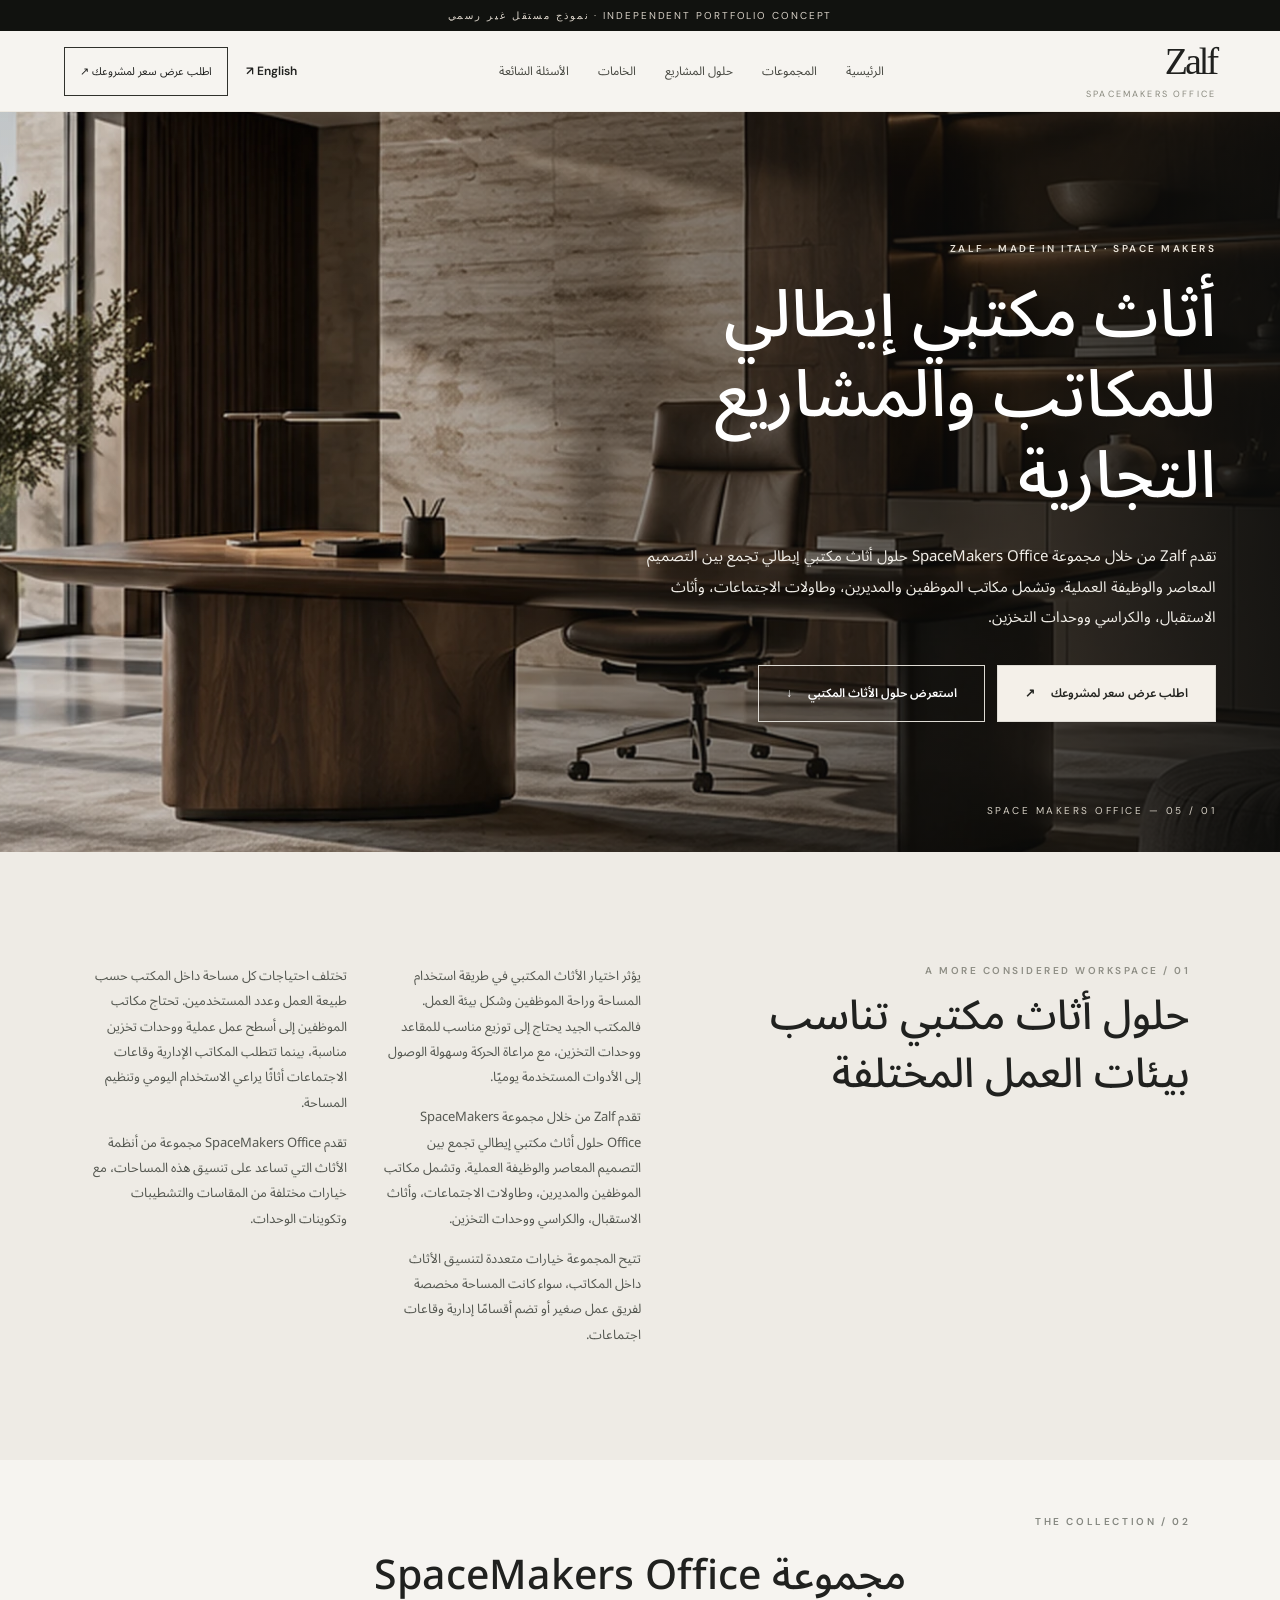
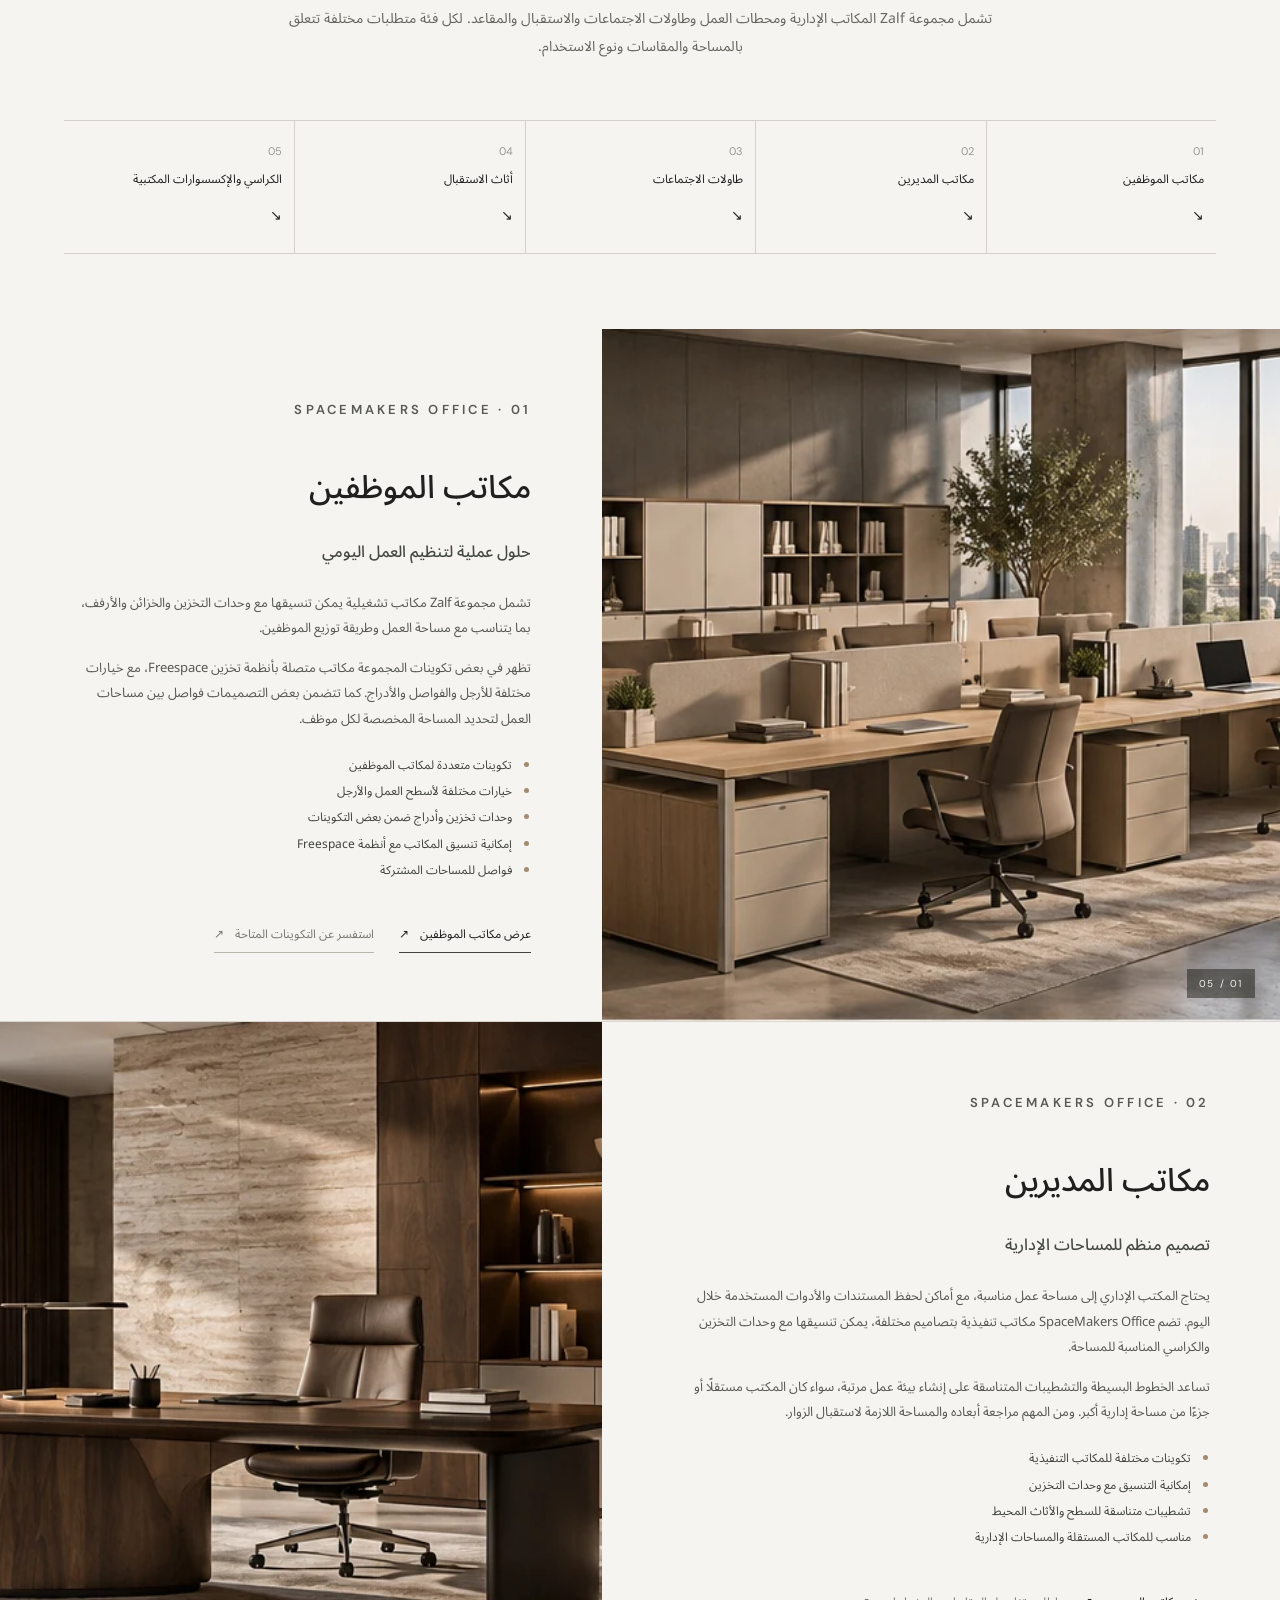
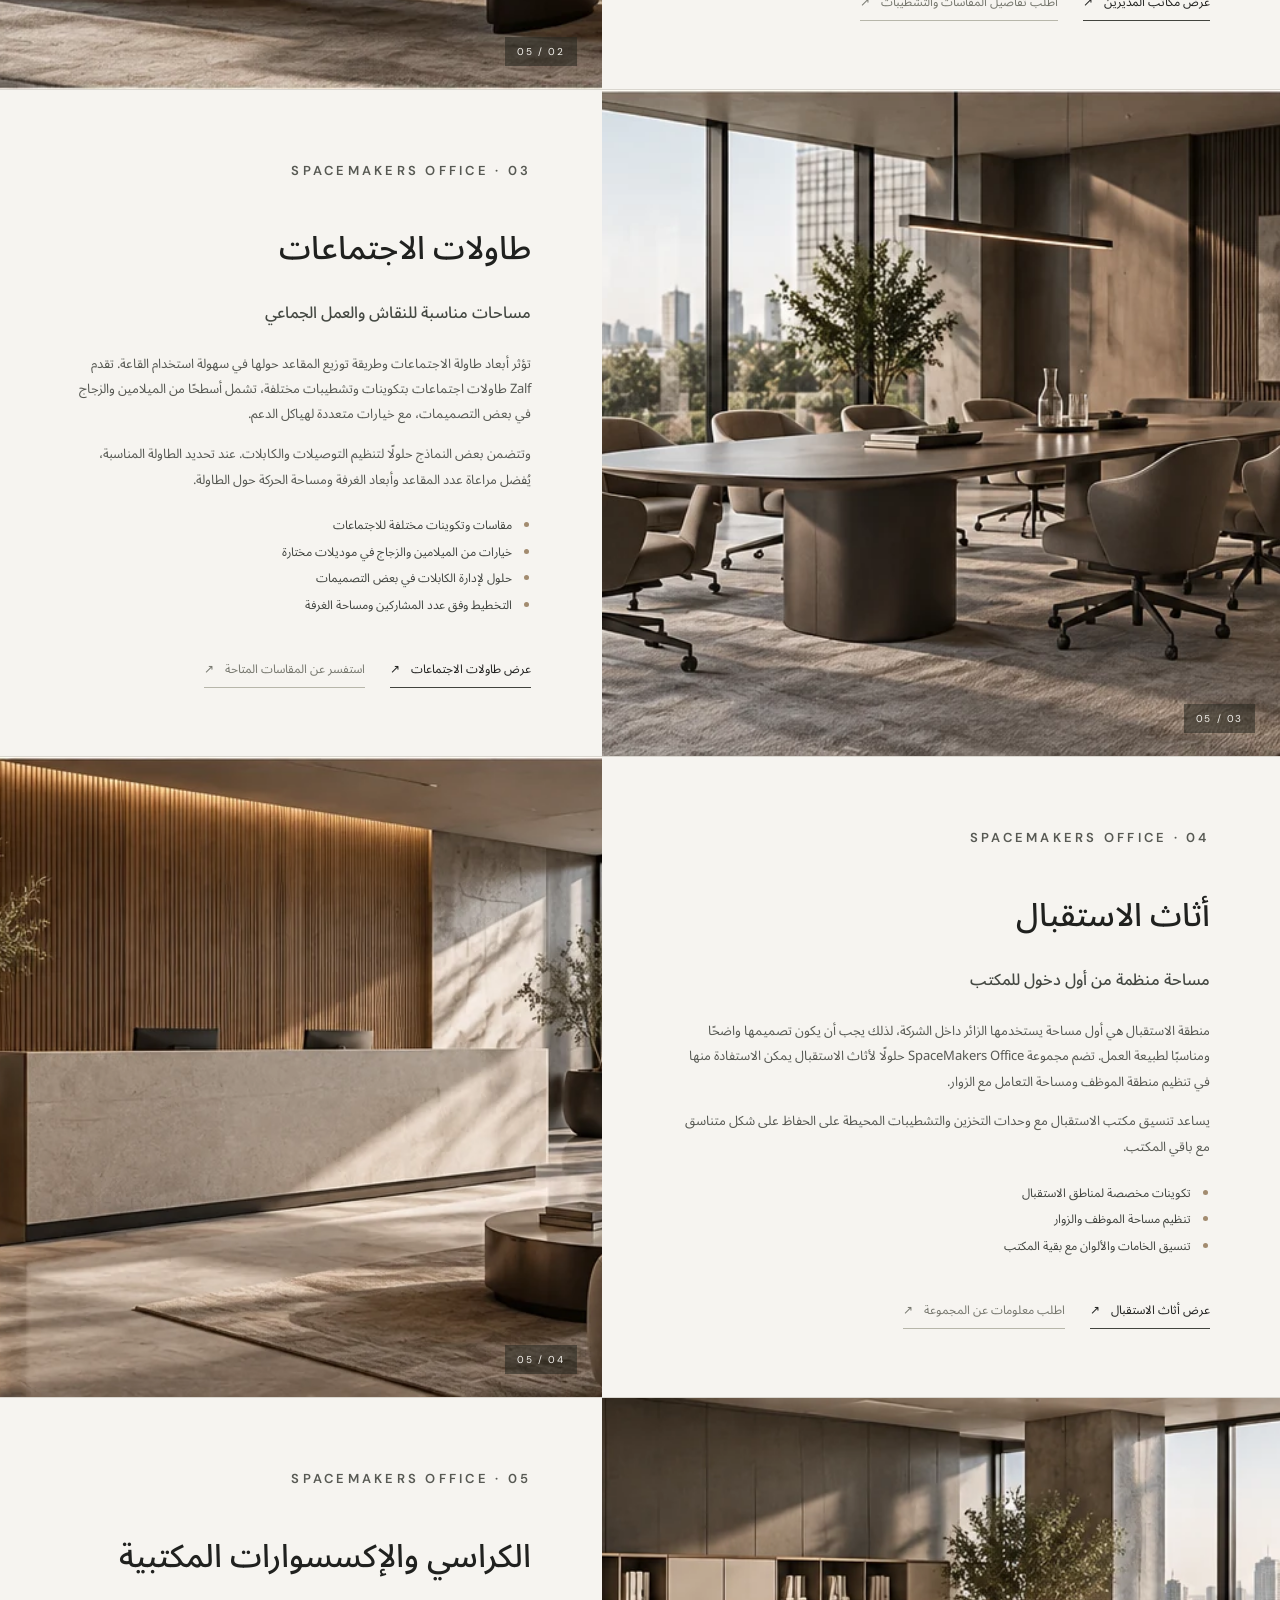
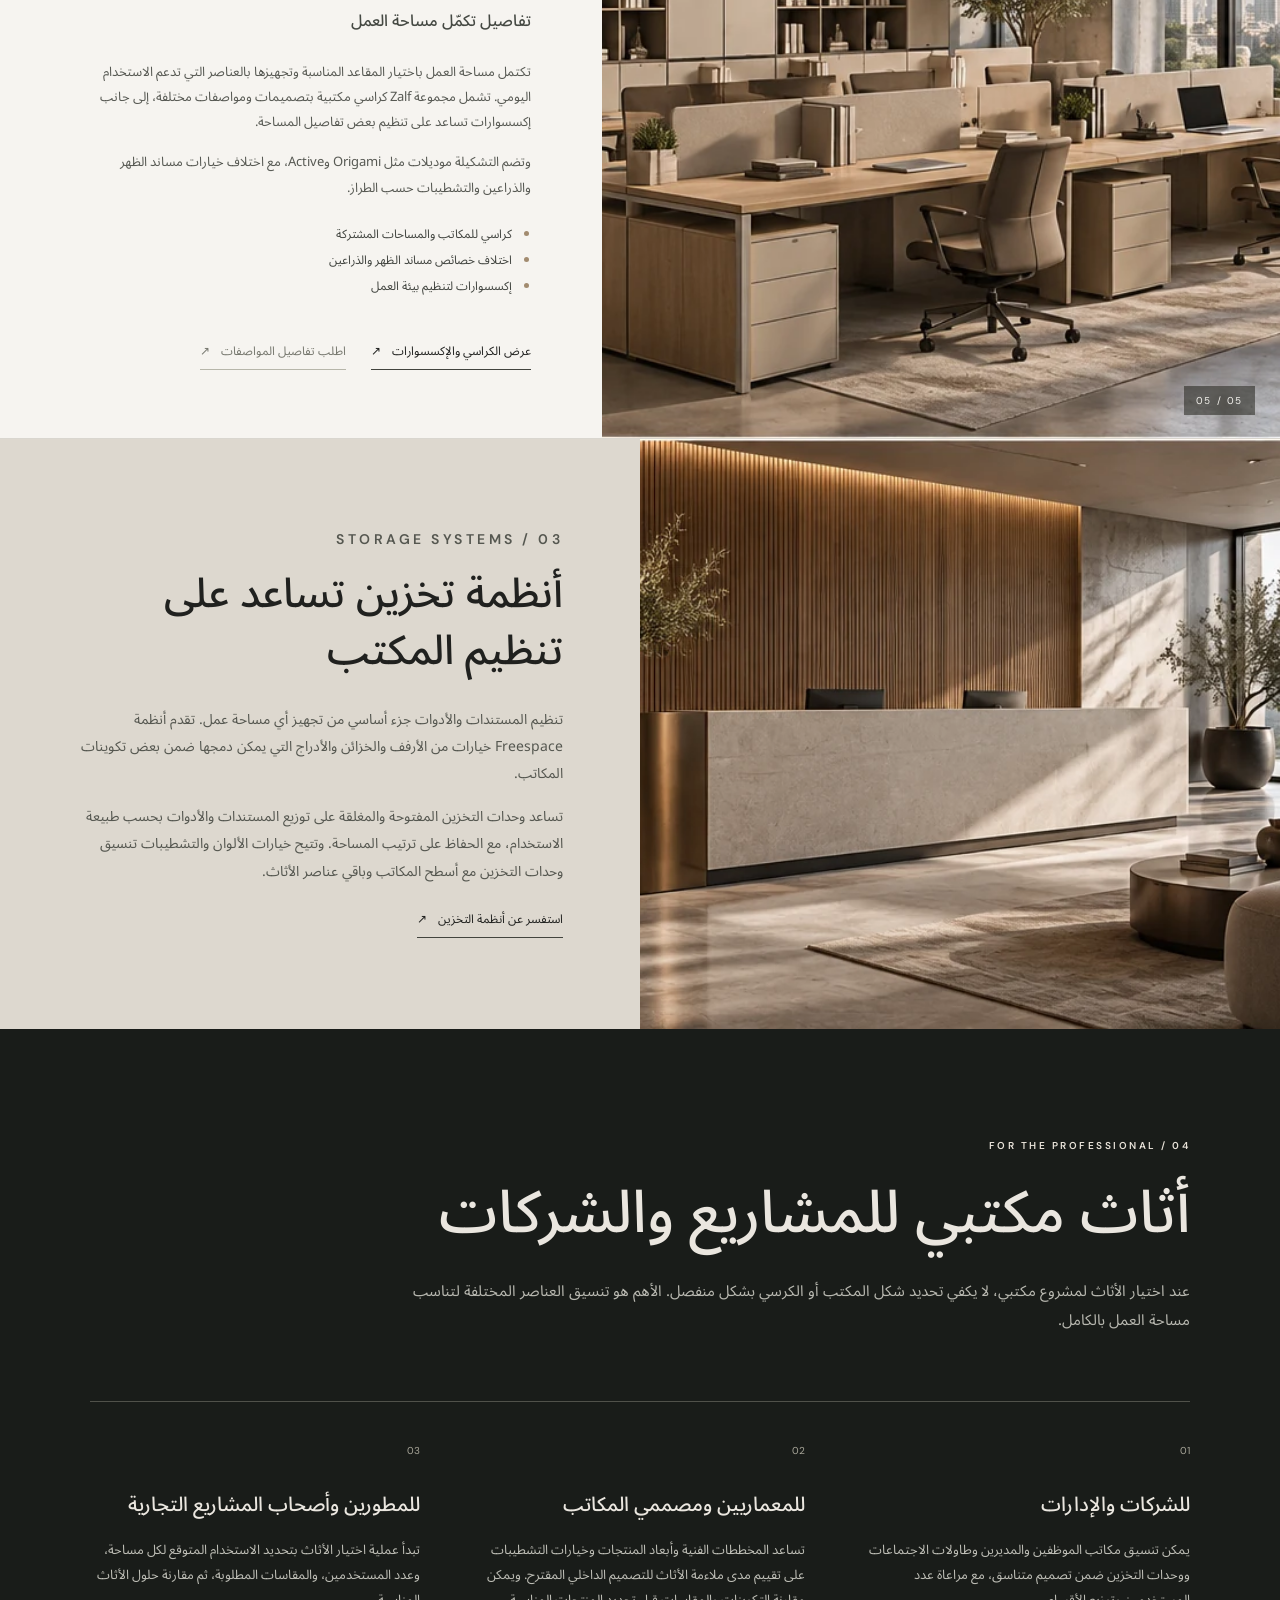
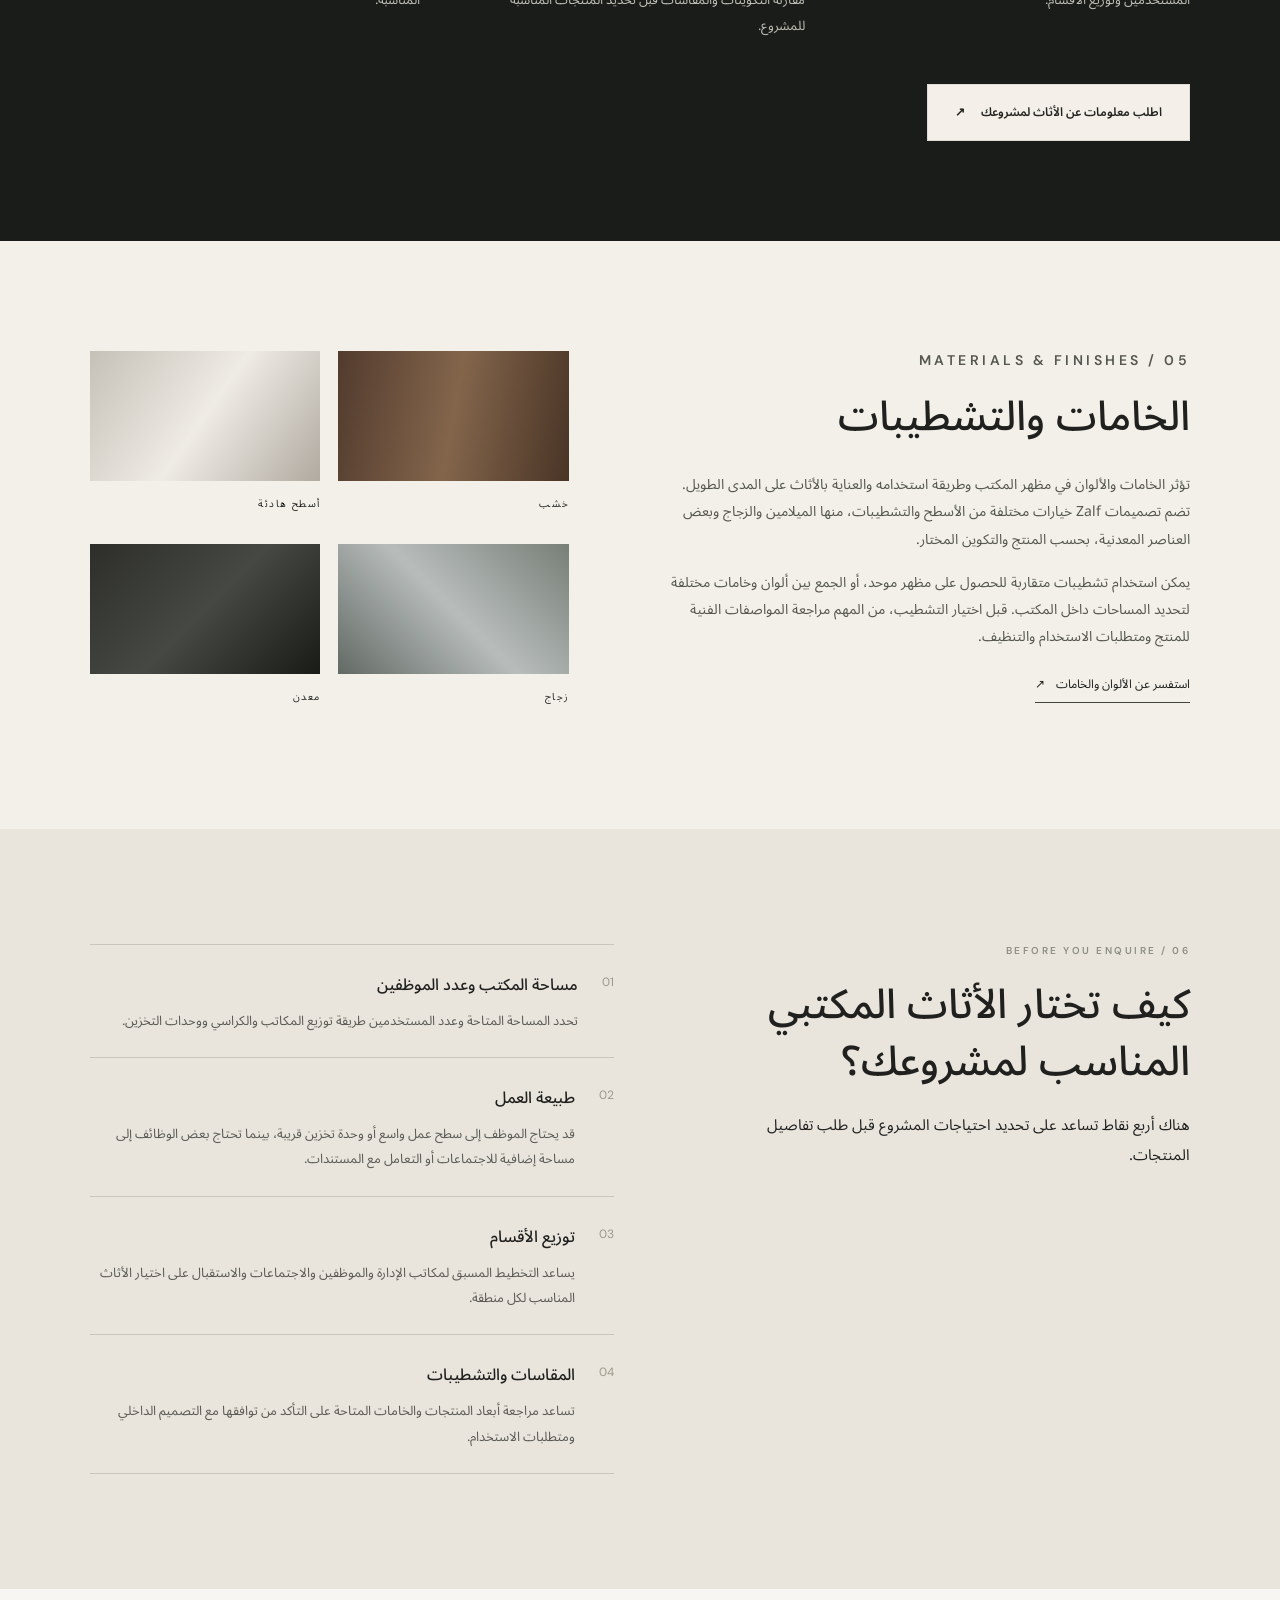
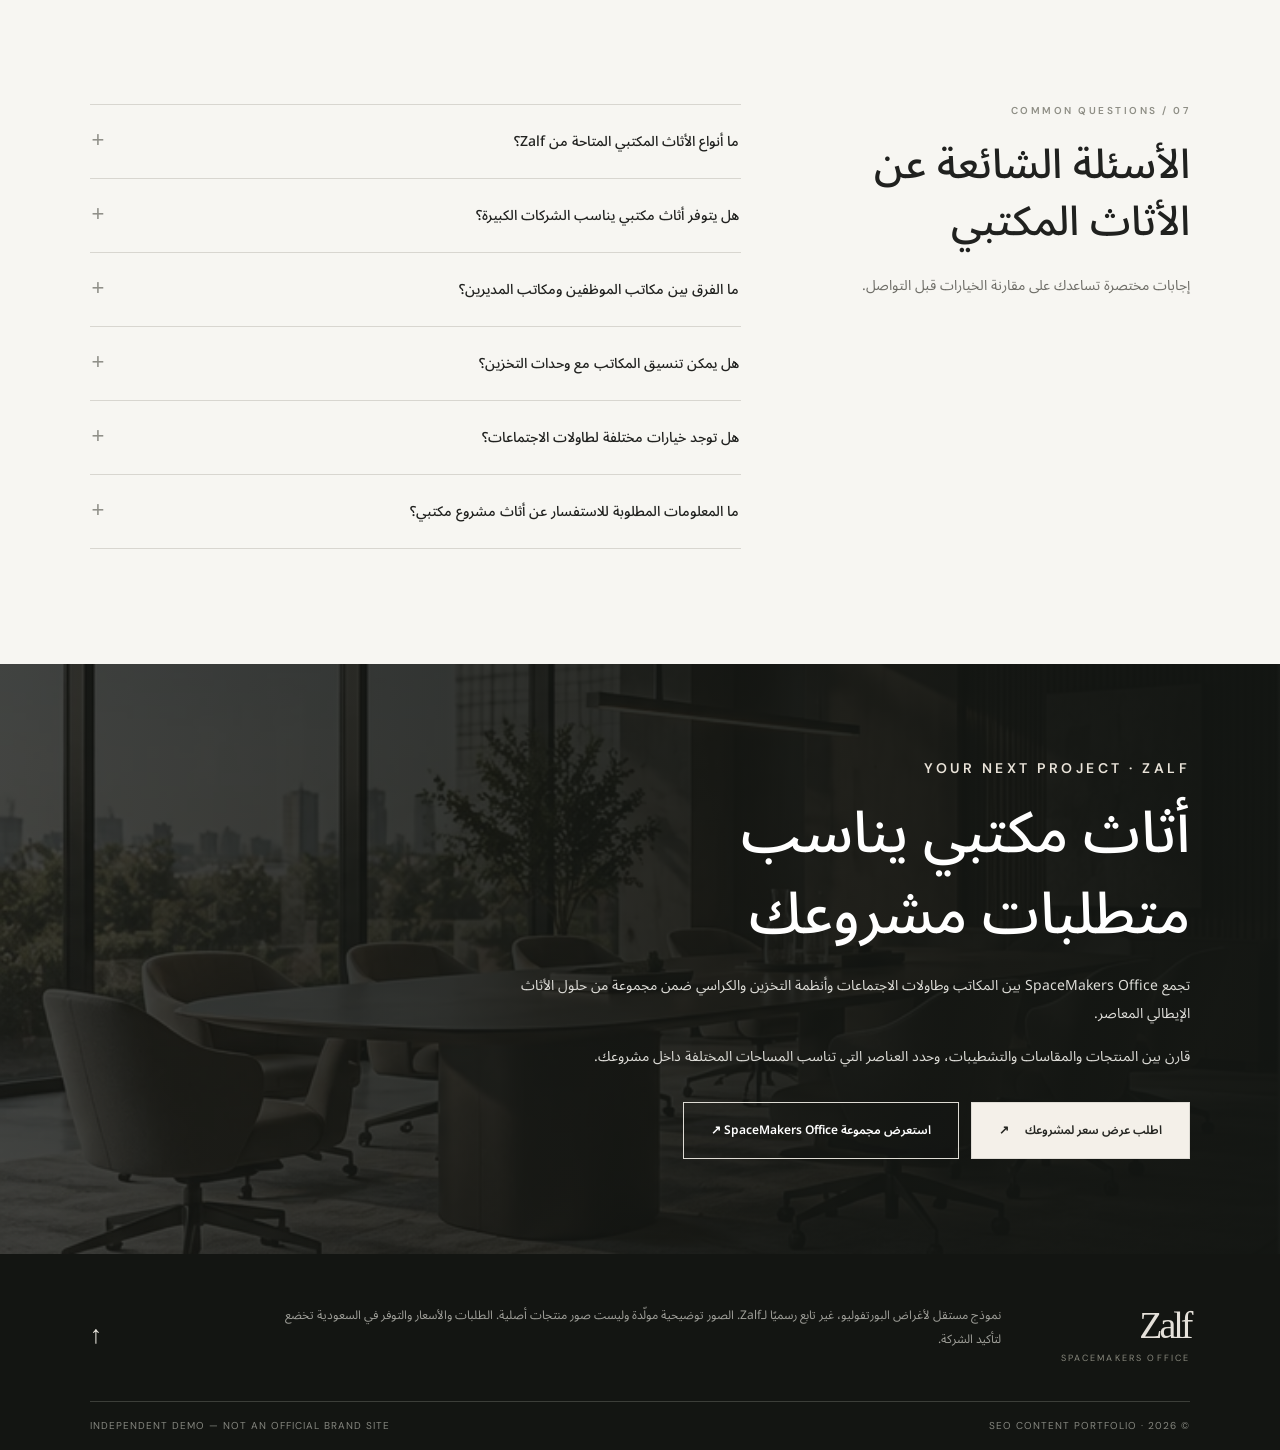
<file: index.html>
<!doctype html>
<html lang="ar" dir="rtl"><head><meta charset="utf-8"><meta name="viewport" content="width=device-width,initial-scale=1"/>
<title>أثاث مكتبي إيطالي بتصاميم عصرية | Zalf</title><meta name="description" content="أثاث مكتبي إيطالي من Zalf للمكاتب والشركات، يشمل مكاتب المديرين والموظفين وطاولات الاجتماعات وحلول الاستقبال. اطلب تفاصيل الأثاث لمشروعك."/><meta name="robots" content="noindex,follow"/>
<meta property="og:title" content="أثاث مكتبي إيطالي بتصاميم عصرية | Zalf"/><meta property="og:description" content="أثاث مكتبي إيطالي من Zalf للمكاتب والشركات، يشمل مكاتب المديرين والموظفين وطاولات الاجتماعات وحلول الاستقبال. اطلب تفاصيل الأثاث لمشروعك."/>
<link rel="alternate" hreflang="ar" href="index.html"/><link rel="alternate" hreflang="en" href="en/index.html"/>
<link rel="stylesheet" href="assets/site.css"/><link rel="preload" as="image" href="assets/hero.webp"/>
<meta name="theme-color" content="#141614"></head><body>
<div class="demo-note">INDEPENDENT PORTFOLIO CONCEPT · نموذج مستقل غير رسمي</div>
<header class="topnav" id="top"><a href="#top" class="wordmark" aria-label="Zalf portfolio demo">Zalf<span>SPACEMAKERS OFFICE</span></a><nav id="navlinks" aria-label="القائمة الرئيسية"><a href="#top">الرئيسية</a><a href="#collections">المجموعات</a><a href="#professionals">حلول المشاريع</a><a href="#materials">الخامات</a><a href="#faq">الأسئلة الشائعة</a></nav><div class="tools"><a href="en/" class="lang-toggle" aria-label="Switch to English">English <span>↗</span></a><a class="nav-quote" href="https://www.zalf.com/en/contacts" target="_blank" rel="noopener noreferrer">اطلب عرض سعر لمشروعك ↗</a><button type="button" class="menu-toggle" aria-label="فتح القائمة" aria-controls="navlinks" aria-expanded="false"><span></span><span></span></button></div></header>
<main><section class="hero"><div class="hero-photo"></div><div class="hero-gradient"></div><div class="hero-inner"><p class="eyebrow cream">ZALF · MADE IN ITALY · SPACE MAKERS</p><h1>أثاث مكتبي إيطالي للمكاتب والمشاريع التجارية</h1><p class="hero-sub">تقدم Zalf من خلال مجموعة SpaceMakers Office حلول أثاث مكتبي إيطالي تجمع بين التصميم المعاصر والوظيفة العملية. وتشمل مكاتب الموظفين والمديرين، وطاولات الاجتماعات، وأثاث الاستقبال، والكراسي ووحدات التخزين.</p><div class="hero-cta"><a class="button light" href="https://www.zalf.com/en/contacts" target="_blank" rel="noopener noreferrer">اطلب عرض سعر لمشروعك <span aria-hidden="true">↗</span></a><a href="#collections" class="button ghost">استعرض حلول الأثاث المكتبي <span aria-hidden="true">↓</span></a></div></div><span class="hero-foot">01 / 05 — SPACE MAKERS OFFICE</span></section>
<section class="statement" id="solutions"><div class="statement-head"><p class="eyebrow">01 / A MORE CONSIDERED WORKSPACE</p><h2>حلول أثاث مكتبي تناسب بيئات العمل المختلفة</h2></div><div class="statement-body"><p>يؤثر اختيار الأثاث المكتبي في طريقة استخدام المساحة وراحة الموظفين وشكل بيئة العمل. فالمكتب الجيد يحتاج إلى توزيع مناسب للمقاعد ووحدات التخزين، مع مراعاة الحركة وسهولة الوصول إلى الأدوات المستخدمة يوميًا.</p><p>تقدم Zalf من خلال مجموعة SpaceMakers Office حلول أثاث مكتبي إيطالي تجمع بين التصميم المعاصر والوظيفة العملية. وتشمل مكاتب الموظفين والمديرين، وطاولات الاجتماعات، وأثاث الاستقبال، والكراسي ووحدات التخزين.</p><p>تتيح المجموعة خيارات متعددة لتنسيق الأثاث داخل المكاتب، سواء كانت المساحة مخصصة لفريق عمل صغير أو تضم أقسامًا إدارية وقاعات اجتماعات.</p><p>تختلف احتياجات كل مساحة داخل المكتب حسب طبيعة العمل وعدد المستخدمين. تحتاج مكاتب الموظفين إلى أسطح عمل عملية ووحدات تخزين مناسبة، بينما تتطلب المكاتب الإدارية وقاعات الاجتماعات أثاثًا يراعي الاستخدام اليومي وتنظيم المساحة.</p><p>تقدم SpaceMakers Office مجموعة من أنظمة الأثاث التي تساعد على تنسيق هذه المساحات، مع خيارات مختلفة من المقاسات والتشطيبات وتكوينات الوحدات.</p></div></section>
<section class="collections" id="collections"><div class="section-label">02 / THE COLLECTION</div><div class="section-heading"><h2>مجموعة SpaceMakers Office</h2><p>تشمل مجموعة Zalf المكاتب الإدارية ومحطات العمل وطاولات الاجتماعات والاستقبال والمقاعد. لكل فئة متطلبات مختلفة تتعلق بالمساحة والمقاسات ونوع الاستخدام.</p></div><div class="category-line"><a href="#item-1"><span class="cat-number">01</span><span>مكاتب الموظفين</span><span aria-hidden="true">↘</span></a><a href="#item-2"><span class="cat-number">02</span><span>مكاتب المديرين</span><span aria-hidden="true">↘</span></a><a href="#item-3"><span class="cat-number">03</span><span>طاولات الاجتماعات</span><span aria-hidden="true">↘</span></a><a href="#item-4"><span class="cat-number">04</span><span>أثاث الاستقبال</span><span aria-hidden="true">↘</span></a><a href="#item-5"><span class="cat-number">05</span><span>الكراسي والإكسسوارات المكتبية</span><span aria-hidden="true">↘</span></a></div><div class="products"><article class="product" id="item-1">
            <div class="product-photo"><img loading="eager" decoding="async" src="assets/workstations.webp" alt="تصوير توضيحي لمكاتب مكاتب الموظفين"/><span class="image-tag">01 / 05</span></div>
            <div class="product-copy"><p class="eyebrow">SPACEMAKERS OFFICE · 01</p><h3>مكاتب الموظفين</h3><h4>حلول عملية لتنظيم العمل اليومي</h4><p>تشمل مجموعة Zalf مكاتب تشغيلية يمكن تنسيقها مع وحدات التخزين والخزائن والأرفف، بما يتناسب مع مساحة العمل وطريقة توزيع الموظفين.</p><p>تظهر في بعض تكوينات المجموعة مكاتب متصلة بأنظمة تخزين Freespace، مع خيارات مختلفة للأرجل والفواصل والأدراج. كما تتضمن بعض التصميمات فواصل بين مساحات العمل لتحديد المساحة المخصصة لكل موظف.</p>
            <ul class="feature-list"><li>تكوينات متعددة لمكاتب الموظفين</li><li>خيارات مختلفة لأسطح العمل والأرجل</li><li>وحدات تخزين وأدراج ضمن بعض التكوينات</li><li>إمكانية تنسيق المكاتب مع أنظمة Freespace</li><li>فواصل للمساحات المشتركة</li></ul><div class="action-row"><a class="text-link" href="https://www.zalf.com/en/products/office-solution/operative-desk" target="_blank" rel="noopener noreferrer">عرض مكاتب الموظفين <span aria-hidden="true">↗</span></a><a class="text-link lighter" href="https://www.zalf.com/en/contacts" target="_blank" rel="noopener noreferrer">استفسر عن التكوينات المتاحة <span aria-hidden="true">↗</span></a></div></div>
            </article><article class="product" id="item-2">
            <div class="product-photo"><img loading="eager" decoding="async" src="assets/executive.webp" alt="تصوير توضيحي لمكاتب مكاتب المديرين"/><span class="image-tag">02 / 05</span></div>
            <div class="product-copy"><p class="eyebrow">SPACEMAKERS OFFICE · 02</p><h3>مكاتب المديرين</h3><h4>تصميم منظم للمساحات الإدارية</h4><p>يحتاج المكتب الإداري إلى مساحة عمل مناسبة، مع أماكن لحفظ المستندات والأدوات المستخدمة خلال اليوم. تضم SpaceMakers Office مكاتب تنفيذية بتصاميم مختلفة، يمكن تنسيقها مع وحدات التخزين والكراسي المناسبة للمساحة.</p><p>تساعد الخطوط البسيطة والتشطيبات المتناسقة على إنشاء بيئة عمل مرتبة، سواء كان المكتب مستقلًا أو جزءًا من مساحة إدارية أكبر. ومن المهم مراجعة أبعاده والمساحة اللازمة لاستقبال الزوار.</p>
            <ul class="feature-list"><li>تكوينات مختلفة للمكاتب التنفيذية</li><li>إمكانية التنسيق مع وحدات التخزين</li><li>تشطيبات متناسقة للسطح والأثاث المحيط</li><li>مناسب للمكاتب المستقلة والمساحات الإدارية</li></ul><div class="action-row"><a class="text-link" href="https://www.zalf.com/en/products/executive-table" target="_blank" rel="noopener noreferrer">عرض مكاتب المديرين <span aria-hidden="true">↗</span></a><a class="text-link lighter" href="https://www.zalf.com/en/contacts" target="_blank" rel="noopener noreferrer">اطلب تفاصيل المقاسات والتشطيبات <span aria-hidden="true">↗</span></a></div></div>
            </article><article class="product" id="item-3">
            <div class="product-photo"><img loading="eager" decoding="async" src="assets/meeting.webp" alt="تصوير توضيحي لمكاتب طاولات الاجتماعات"/><span class="image-tag">03 / 05</span></div>
            <div class="product-copy"><p class="eyebrow">SPACEMAKERS OFFICE · 03</p><h3>طاولات الاجتماعات</h3><h4>مساحات مناسبة للنقاش والعمل الجماعي</h4><p>تؤثر أبعاد طاولة الاجتماعات وطريقة توزيع المقاعد حولها في سهولة استخدام القاعة. تقدم Zalf طاولات اجتماعات بتكوينات وتشطيبات مختلفة، تشمل أسطحًا من الميلامين والزجاج في بعض التصميمات، مع خيارات متعددة لهياكل الدعم.</p><p>وتتضمن بعض النماذج حلولًا لتنظيم التوصيلات والكابلات. عند تحديد الطاولة المناسبة، يُفضل مراعاة عدد المقاعد وأبعاد الغرفة ومساحة الحركة حول الطاولة.</p>
            <ul class="feature-list"><li>مقاسات وتكوينات مختلفة للاجتماعات</li><li>خيارات من الميلامين والزجاج في موديلات مختارة</li><li>حلول لإدارة الكابلات في بعض التصميمات</li><li>التخطيط وفق عدد المشاركين ومساحة الغرفة</li></ul><div class="action-row"><a class="text-link" href="https://www.zalf.com/en/products/meeting-desk" target="_blank" rel="noopener noreferrer">عرض طاولات الاجتماعات <span aria-hidden="true">↗</span></a><a class="text-link lighter" href="https://www.zalf.com/en/contacts" target="_blank" rel="noopener noreferrer">استفسر عن المقاسات المتاحة <span aria-hidden="true">↗</span></a></div></div>
            </article><article class="product" id="item-4">
            <div class="product-photo"><img loading="eager" decoding="async" src="assets/reception.webp" alt="تصوير توضيحي لمكاتب أثاث الاستقبال"/><span class="image-tag">04 / 05</span></div>
            <div class="product-copy"><p class="eyebrow">SPACEMAKERS OFFICE · 04</p><h3>أثاث الاستقبال</h3><h4>مساحة منظمة من أول دخول للمكتب</h4><p>منطقة الاستقبال هي أول مساحة يستخدمها الزائر داخل الشركة، لذلك يجب أن يكون تصميمها واضحًا ومناسبًا لطبيعة العمل. تضم مجموعة SpaceMakers Office حلولًا لأثاث الاستقبال يمكن الاستفادة منها في تنظيم منطقة الموظف ومساحة التعامل مع الزوار.</p><p>يساعد تنسيق مكتب الاستقبال مع وحدات التخزين والتشطيبات المحيطة على الحفاظ على شكل متناسق مع باقي المكتب.</p>
            <ul class="feature-list"><li>تكوينات مخصصة لمناطق الاستقبال</li><li>تنظيم مساحة الموظف والزوار</li><li>تنسيق الخامات والألوان مع بقية المكتب</li></ul><div class="action-row"><a class="text-link" href="https://www.zalf.com/en/products/reception-office" target="_blank" rel="noopener noreferrer">عرض أثاث الاستقبال <span aria-hidden="true">↗</span></a><a class="text-link lighter" href="https://www.zalf.com/en/contacts" target="_blank" rel="noopener noreferrer">اطلب معلومات عن المجموعة <span aria-hidden="true">↗</span></a></div></div>
            </article><article class="product" id="item-5">
            <div class="product-photo"><img loading="eager" decoding="async" src="assets/workstations.webp" alt="تصوير توضيحي لمكاتب الكراسي والإكسسوارات المكتبية"/><span class="image-tag">05 / 05</span></div>
            <div class="product-copy"><p class="eyebrow">SPACEMAKERS OFFICE · 05</p><h3>الكراسي والإكسسوارات المكتبية</h3><h4>تفاصيل تكمّل مساحة العمل</h4><p>تكتمل مساحة العمل باختيار المقاعد المناسبة وتجهيزها بالعناصر التي تدعم الاستخدام اليومي. تشمل مجموعة Zalf كراسي مكتبية بتصميمات ومواصفات مختلفة، إلى جانب إكسسوارات تساعد على تنظيم بعض تفاصيل المساحة.</p><p>وتضم التشكيلة موديلات مثل Origami وActive، مع اختلاف خيارات مساند الظهر والذراعين والتشطيبات حسب الطراز.</p>
            <ul class="feature-list"><li>كراسي للمكاتب والمساحات المشتركة</li><li>اختلاف خصائص مساند الظهر والذراعين</li><li>إكسسوارات لتنظيم بيئة العمل</li></ul><div class="action-row"><a class="text-link" href="https://www.zalf.com/en/types/office-solution" target="_blank" rel="noopener noreferrer">عرض الكراسي والإكسسوارات <span aria-hidden="true">↗</span></a><a class="text-link lighter" href="https://www.zalf.com/en/contacts" target="_blank" rel="noopener noreferrer">اطلب تفاصيل المواصفات <span aria-hidden="true">↗</span></a></div></div>
            </article></div></section>
<section class="storage"><div class="storage-image"><img loading="eager" src="assets/reception.webp" alt="وحدات تخزين مكتبية بتصميم عصري - صورة توضيحية"/></div><div class="storage-copy"><p class="eyebrow">03 / STORAGE SYSTEMS</p><h2>أنظمة تخزين تساعد على تنظيم المكتب</h2><p>تنظيم المستندات والأدوات جزء أساسي من تجهيز أي مساحة عمل. تقدم أنظمة Freespace خيارات من الأرفف والخزائن والأدراج التي يمكن دمجها ضمن بعض تكوينات المكاتب.</p><p>تساعد وحدات التخزين المفتوحة والمغلقة على توزيع المستندات والأدوات بحسب طبيعة الاستخدام، مع الحفاظ على ترتيب المساحة. وتتيح خيارات الألوان والتشطيبات تنسيق وحدات التخزين مع أسطح المكاتب وباقي عناصر الأثاث.</p><a class="text-link" href="https://www.zalf.com/en/contacts" target="_blank" rel="noopener noreferrer">استفسر عن أنظمة التخزين <span aria-hidden="true">↗</span></a></div></section>
<section class="professionals" id="professionals"><div class="professionals-top"><p class="eyebrow cream">04 / FOR THE PROFESSIONAL</p><h2>أثاث مكتبي للمشاريع والشركات</h2><p>عند اختيار الأثاث لمشروع مكتبي، لا يكفي تحديد شكل المكتب أو الكرسي بشكل منفصل. الأهم هو تنسيق العناصر المختلفة لتناسب مساحة العمل بالكامل.</p></div><div class="pro-columns"><div class="pro-line"><span>01</span><h3>للشركات والإدارات</h3><p>يمكن تنسيق مكاتب الموظفين والمديرين وطاولات الاجتماعات ووحدات التخزين ضمن تصميم متناسق، مع مراعاة عدد المستخدمين وتوزيع الأقسام.</p></div><div class="pro-line"><span>02</span><h3>للمعماريين ومصممي المكاتب</h3><p>تساعد المخططات الفنية وأبعاد المنتجات وخيارات التشطيبات على تقييم مدى ملاءمة الأثاث للتصميم الداخلي المقترح. ويمكن مقارنة التكوينات والمقاسات قبل تحديد المنتجات المناسبة للمشروع.</p></div><div class="pro-line"><span>03</span><h3>للمطورين وأصحاب المشاريع التجارية</h3><p>تبدأ عملية اختيار الأثاث بتحديد الاستخدام المتوقع لكل مساحة، وعدد المستخدمين، والمقاسات المطلوبة، ثم مقارنة حلول الأثاث المناسبة.</p></div></div><div class="pro-action"><a class="button light" href="https://www.zalf.com/en/contacts" target="_blank" rel="noopener noreferrer">اطلب معلومات عن الأثاث لمشروعك <span aria-hidden="true">↗</span></a></div></section>
<section class="materials" id="materials"><div class="material-copy"><p class="eyebrow">05 / MATERIALS & FINISHES</p><h2>الخامات والتشطيبات</h2><p>تؤثر الخامات والألوان في مظهر المكتب وطريقة استخدامه والعناية بالأثاث على المدى الطويل. تضم تصميمات Zalf خيارات مختلفة من الأسطح والتشطيبات، منها الميلامين والزجاج وبعض العناصر المعدنية، بحسب المنتج والتكوين المختار.</p><p>يمكن استخدام تشطيبات متقاربة للحصول على مظهر موحد، أو الجمع بين ألوان وخامات مختلفة لتحديد المساحات داخل المكتب. قبل اختيار التشطيب، من المهم مراجعة المواصفات الفنية للمنتج ومتطلبات الاستخدام والتنظيف.</p><a class="text-link" href="https://www.zalf.com/en/contacts" target="_blank" rel="noopener noreferrer">استفسر عن الألوان والخامات <span aria-hidden="true">↗</span></a></div><div class="material-art"><div><span class="swatch walnut"></span><small>خشب</small></div><div><span class="swatch stone"></span><small>أسطح هادئة</small></div><div><span class="swatch glass"></span><small>زجاج</small></div><div><span class="swatch dark"></span><small>معدن</small></div></div></section>
<section class="planning" id="planning"><div class="planning-title"><p class="eyebrow">06 / BEFORE YOU ENQUIRE</p><h2>كيف تختار الأثاث المكتبي المناسب لمشروعك؟</h2><p>هناك أربع نقاط تساعد على تحديد احتياجات المشروع قبل طلب تفاصيل المنتجات.</p></div><div class="planning-list"><div class="guide-line"><span>01</span><div><h3>مساحة المكتب وعدد الموظفين</h3><p>تحدد المساحة المتاحة وعدد المستخدمين طريقة توزيع المكاتب والكراسي ووحدات التخزين.</p></div></div><div class="guide-line"><span>02</span><div><h3>طبيعة العمل</h3><p>قد يحتاج الموظف إلى سطح عمل واسع أو وحدة تخزين قريبة، بينما تحتاج بعض الوظائف إلى مساحة إضافية للاجتماعات أو التعامل مع المستندات.</p></div></div><div class="guide-line"><span>03</span><div><h3>توزيع الأقسام</h3><p>يساعد التخطيط المسبق لمكاتب الإدارة والموظفين والاجتماعات والاستقبال على اختيار الأثاث المناسب لكل منطقة.</p></div></div><div class="guide-line"><span>04</span><div><h3>المقاسات والتشطيبات</h3><p>تساعد مراجعة أبعاد المنتجات والخامات المتاحة على التأكد من توافقها مع التصميم الداخلي ومتطلبات الاستخدام.</p></div></div></div></section>
<section class="faq" id="faq"><div class="faq-left"><p class="eyebrow">07 / COMMON QUESTIONS</p><h2>الأسئلة الشائعة عن الأثاث المكتبي</h2><p>إجابات مختصرة تساعدك على مقارنة الخيارات قبل التواصل.</p></div><div class="faq-right"><details><summary>ما أنواع الأثاث المكتبي المتاحة من Zalf؟<span class="plus" aria-hidden="true">+</span></summary><p>تشمل مجموعة SpaceMakers Office مكاتب الموظفين والمديرين، وطاولات الاجتماعات، وأثاث الاستقبال، والكراسي والإكسسوارات.</p></details><details><summary>هل يتوفر أثاث مكتبي يناسب الشركات الكبيرة؟<span class="plus" aria-hidden="true">+</span></summary><p>تضم المجموعة تكوينات متنوعة يمكن دراستها وفق مساحة المشروع وعدد المستخدمين. ويعتمد الاختيار على المقاسات والتوزيع المطلوب لكل منطقة.</p></details><details><summary>ما الفرق بين مكاتب الموظفين ومكاتب المديرين؟<span class="plus" aria-hidden="true">+</span></summary><p>تُصمم مكاتب الموظفين عادةً لتناسب العمل اليومي وتوزيع عدة محطات عمل، بينما تختلف مكاتب المديرين في التكوين والأبعاد ووحدات التخزين وطريقة استقبال الزوار.</p></details><details><summary>هل يمكن تنسيق المكاتب مع وحدات التخزين؟<span class="plus" aria-hidden="true">+</span></summary><p>نعم، تظهر في بعض تصميمات Zalf مكاتب مدمجة مع أنظمة التخزين مثل Freespace، مع اختلاف التكوينات المتاحة بحسب المنتج.</p></details><details><summary>هل توجد خيارات مختلفة لطاولات الاجتماعات؟<span class="plus" aria-hidden="true">+</span></summary><p>تقدم Zalf طاولات اجتماعات بتصاميم وتشطيبات مختلفة. وتُحدد ملاءمة الطاولة بحسب أبعاد الغرفة وعدد المقاعد المطلوبة.</p></details><details><summary>ما المعلومات المطلوبة للاستفسار عن أثاث مشروع مكتبي؟<span class="plus" aria-hidden="true">+</span></summary><p>من المفيد تحديد نوع المشروع ومساحة المكتب وعدد المستخدمين والمنتجات المطلوبة، إلى جانب أي مخططات أو متطلبات خاصة بالتشطيبات.</p></details></div></section>
<section class="last-call"><div class="last-shade"></div><div class="last-inner"><p class="eyebrow cream">YOUR NEXT PROJECT · ZALF</p><h2>أثاث مكتبي يناسب متطلبات مشروعك</h2><p>تجمع SpaceMakers Office بين المكاتب وطاولات الاجتماعات وأنظمة التخزين والكراسي ضمن مجموعة من حلول الأثاث الإيطالي المعاصر.</p><p>قارن بين المنتجات والمقاسات والتشطيبات، وحدد العناصر التي تناسب المساحات المختلفة داخل مشروعك.</p><div class="hero-cta"><a class="button light" href="https://www.zalf.com/en/contacts" target="_blank" rel="noopener noreferrer">اطلب عرض سعر لمشروعك <span aria-hidden="true">↗</span></a><a class="button ghost" href="https://www.zalf.com/en/types/office-solution" target="_blank" rel="noopener noreferrer">استعرض مجموعة SpaceMakers Office ↗</a></div></div></section></main>
<footer><div class="footer-row"><a href="#top" class="wordmark">Zalf<span>SPACEMAKERS OFFICE</span></a><p>نموذج مستقل لأغراض البورتفوليو، غير تابع رسميًا لـZalf. الصور توضيحية مولّدة وليست صور منتجات أصلية. الطلبات والأسعار والتوفر في السعودية تخضع لتأكيد الشركة.</p><a href="#top" class="back-top" aria-label="العودة للأعلى">↑</a></div><div class="footer-bottom"><span>© 2026 · SEO CONTENT PORTFOLIO</span><span>INDEPENDENT DEMO — NOT AN OFFICIAL BRAND SITE</span></div></footer>
<script src="assets/site.js" defer></script></body></html>
</file>
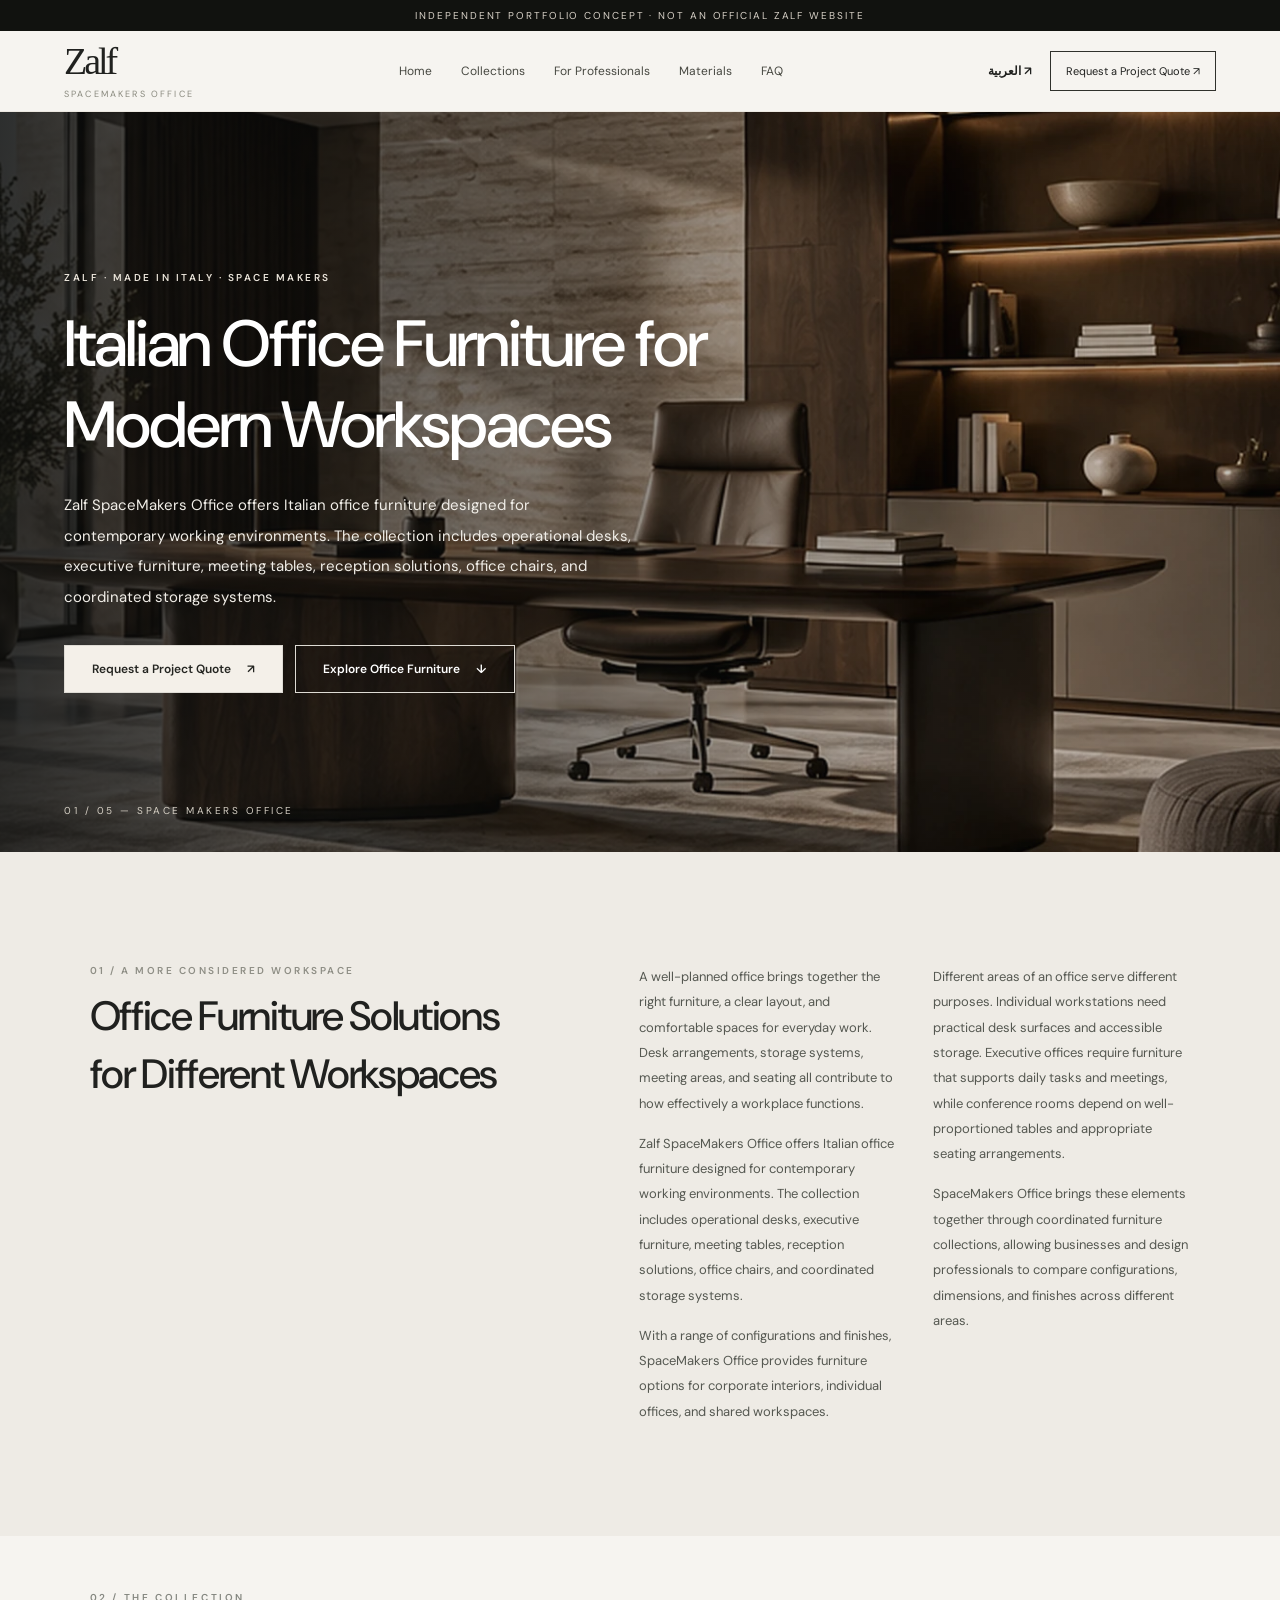
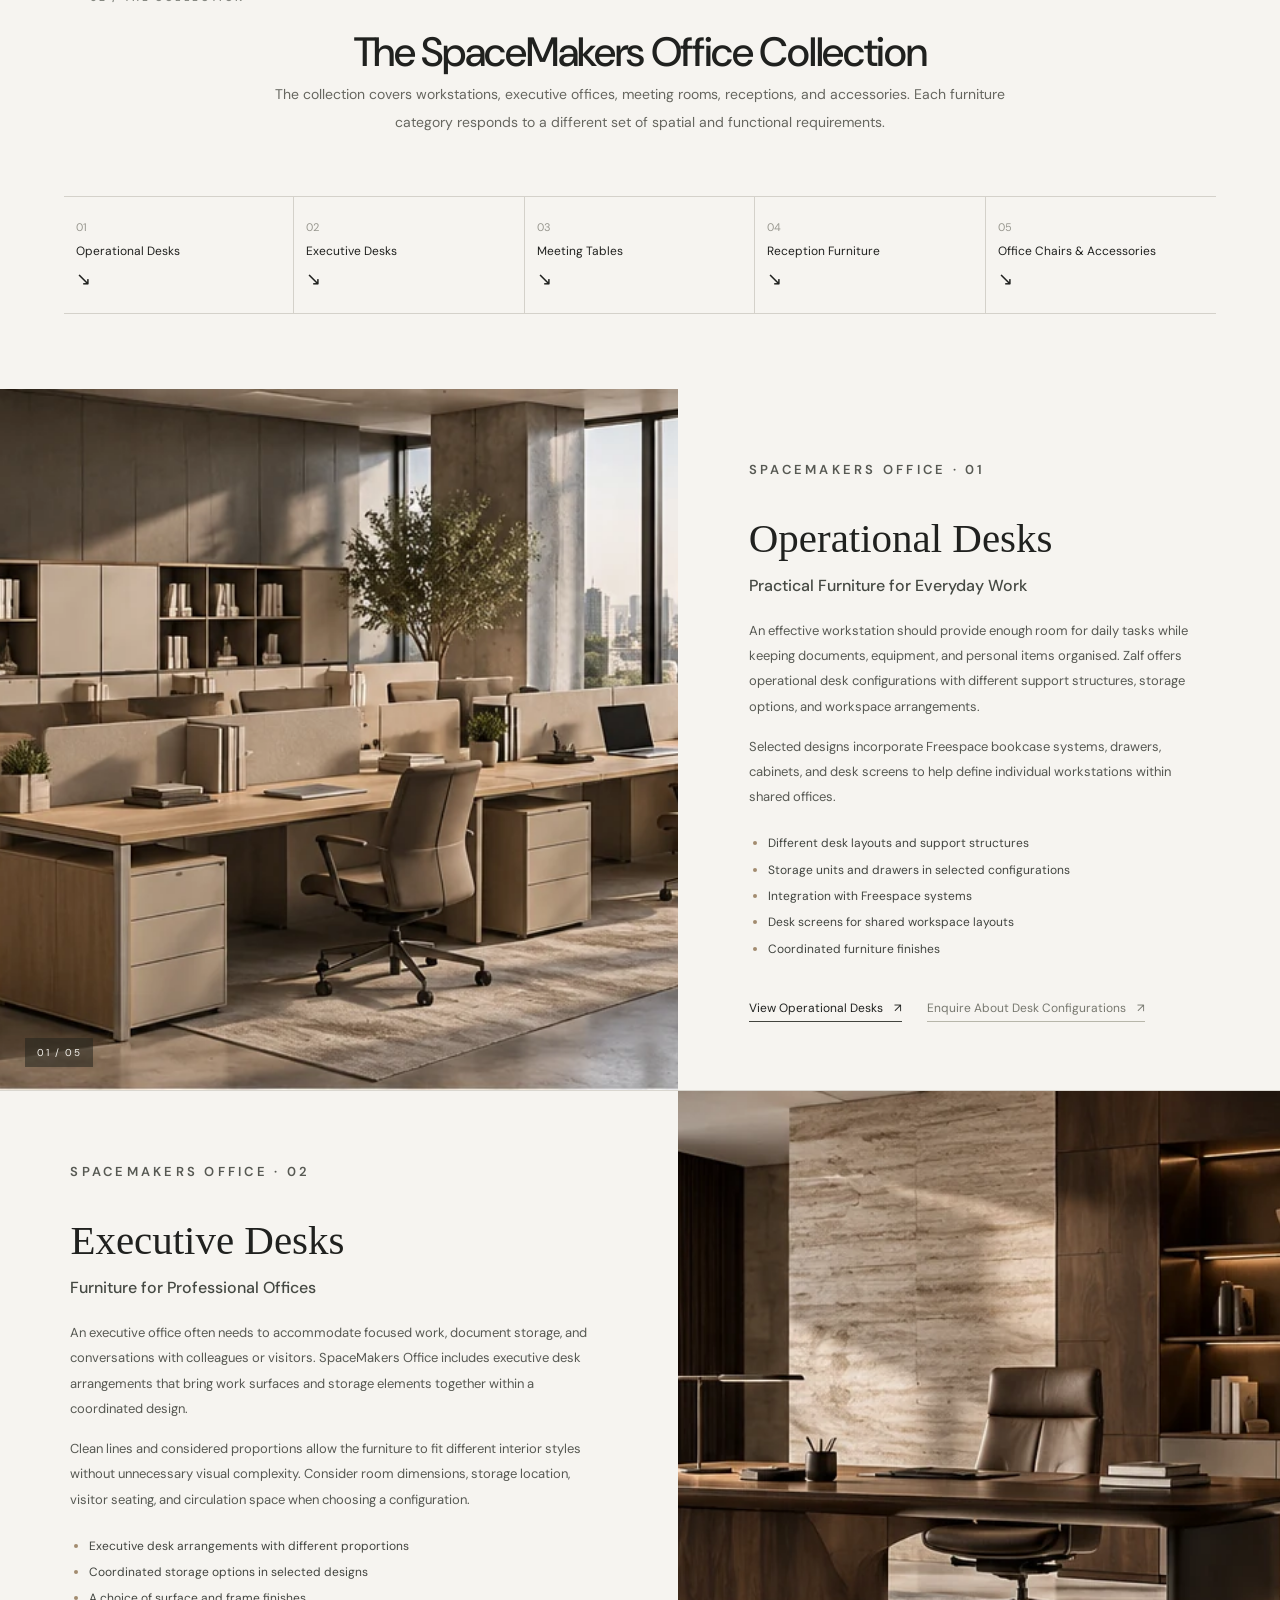
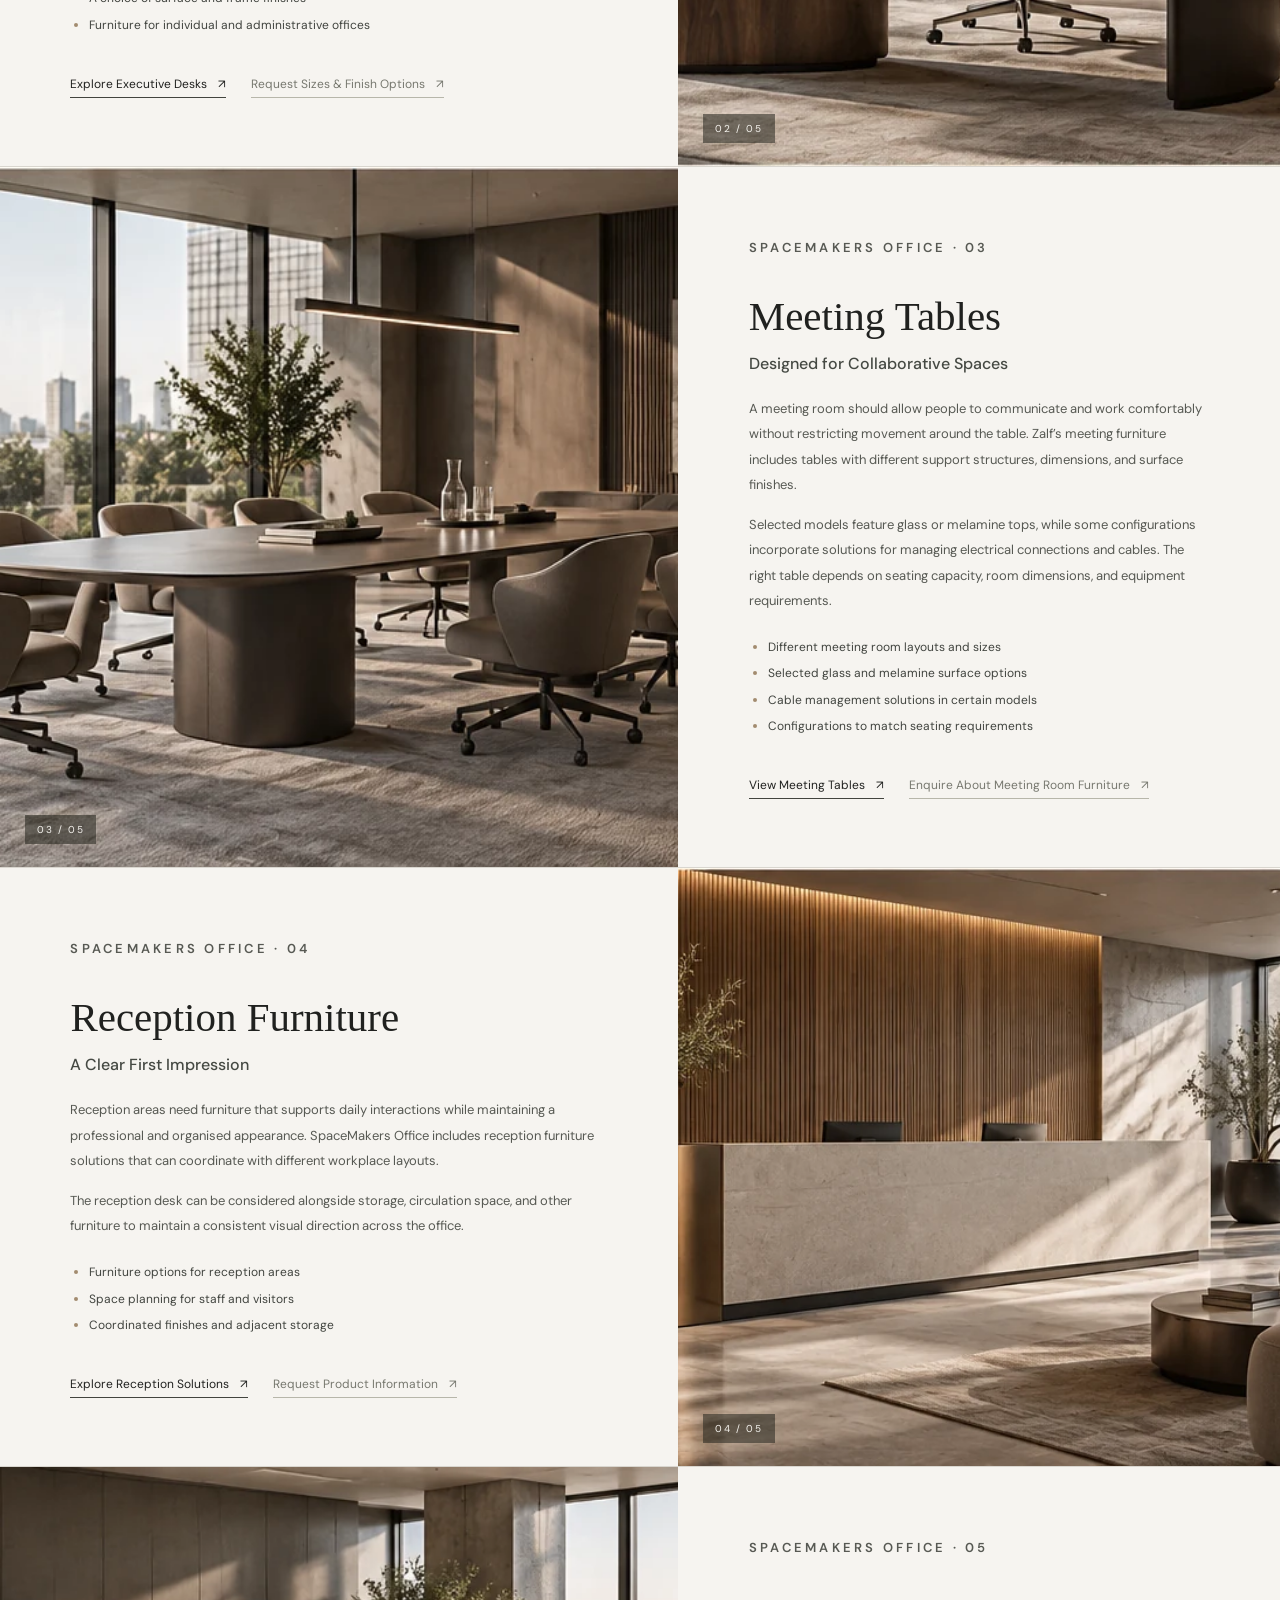
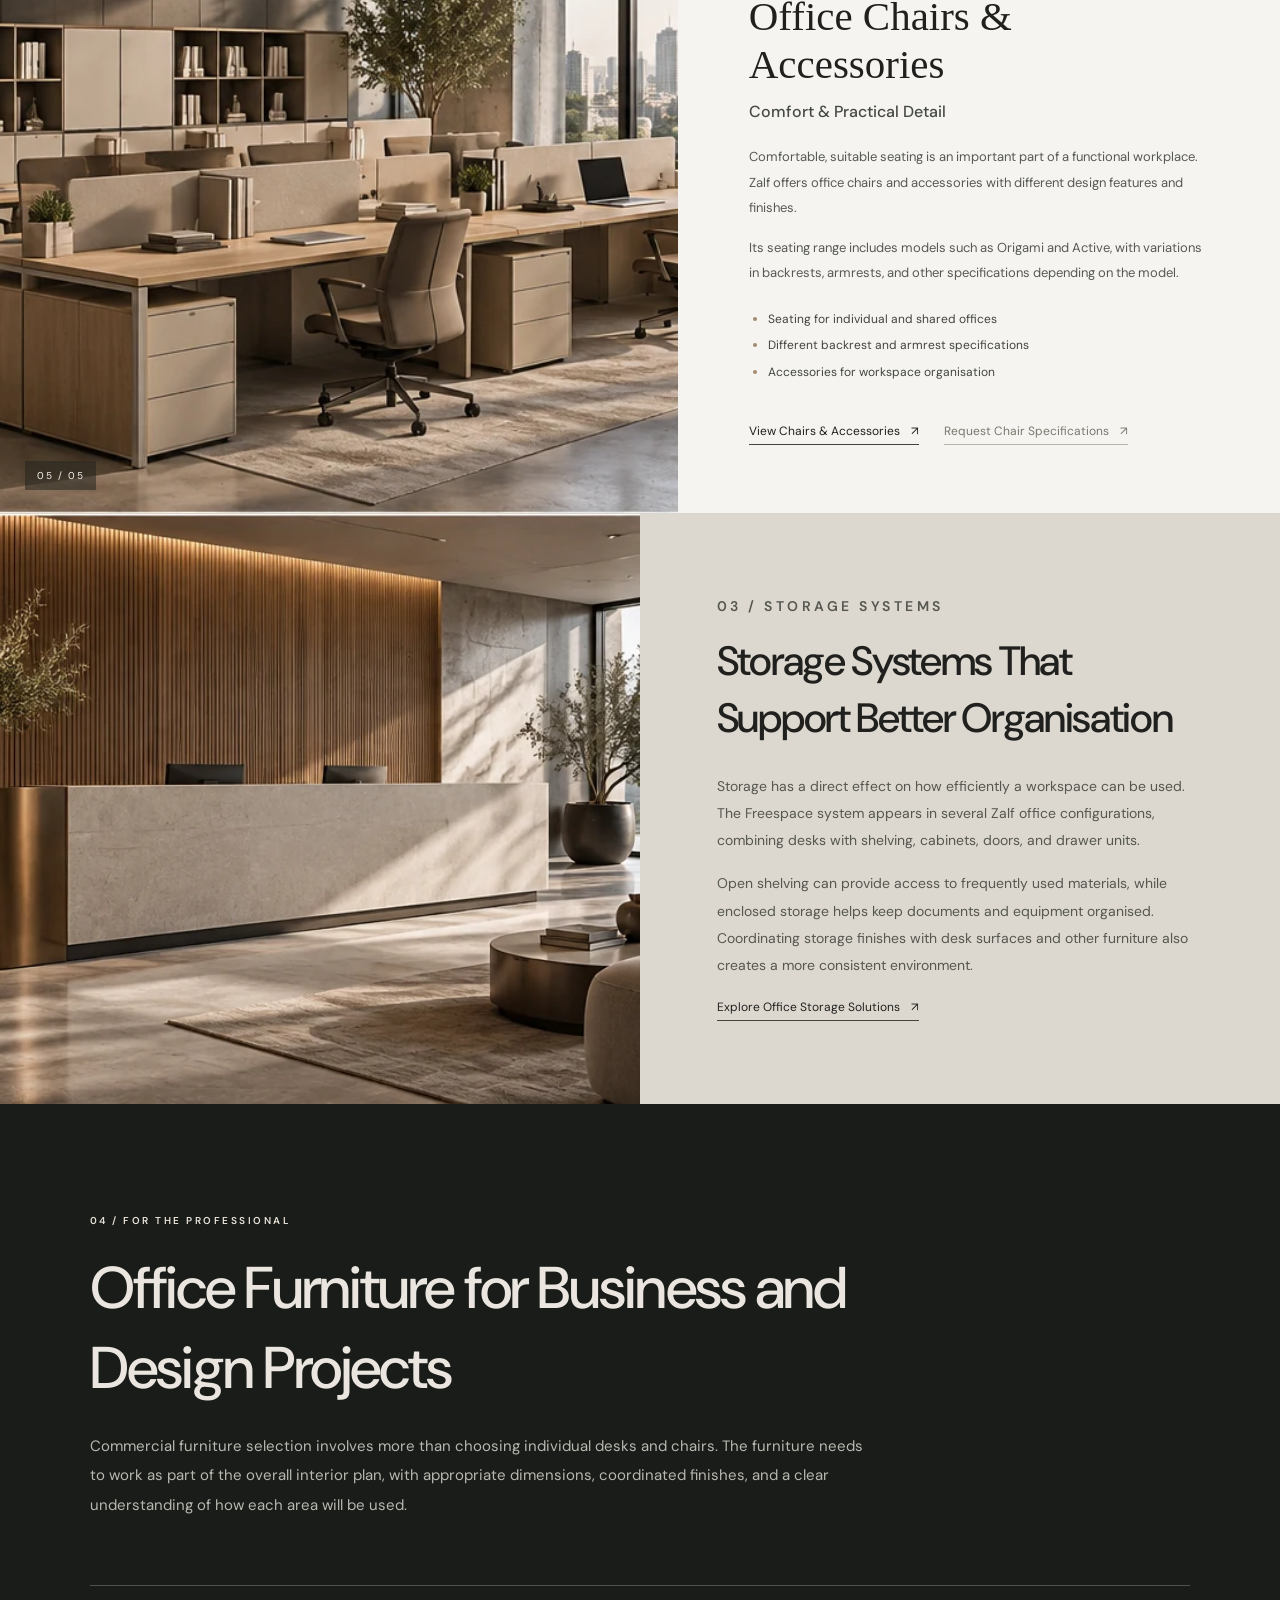
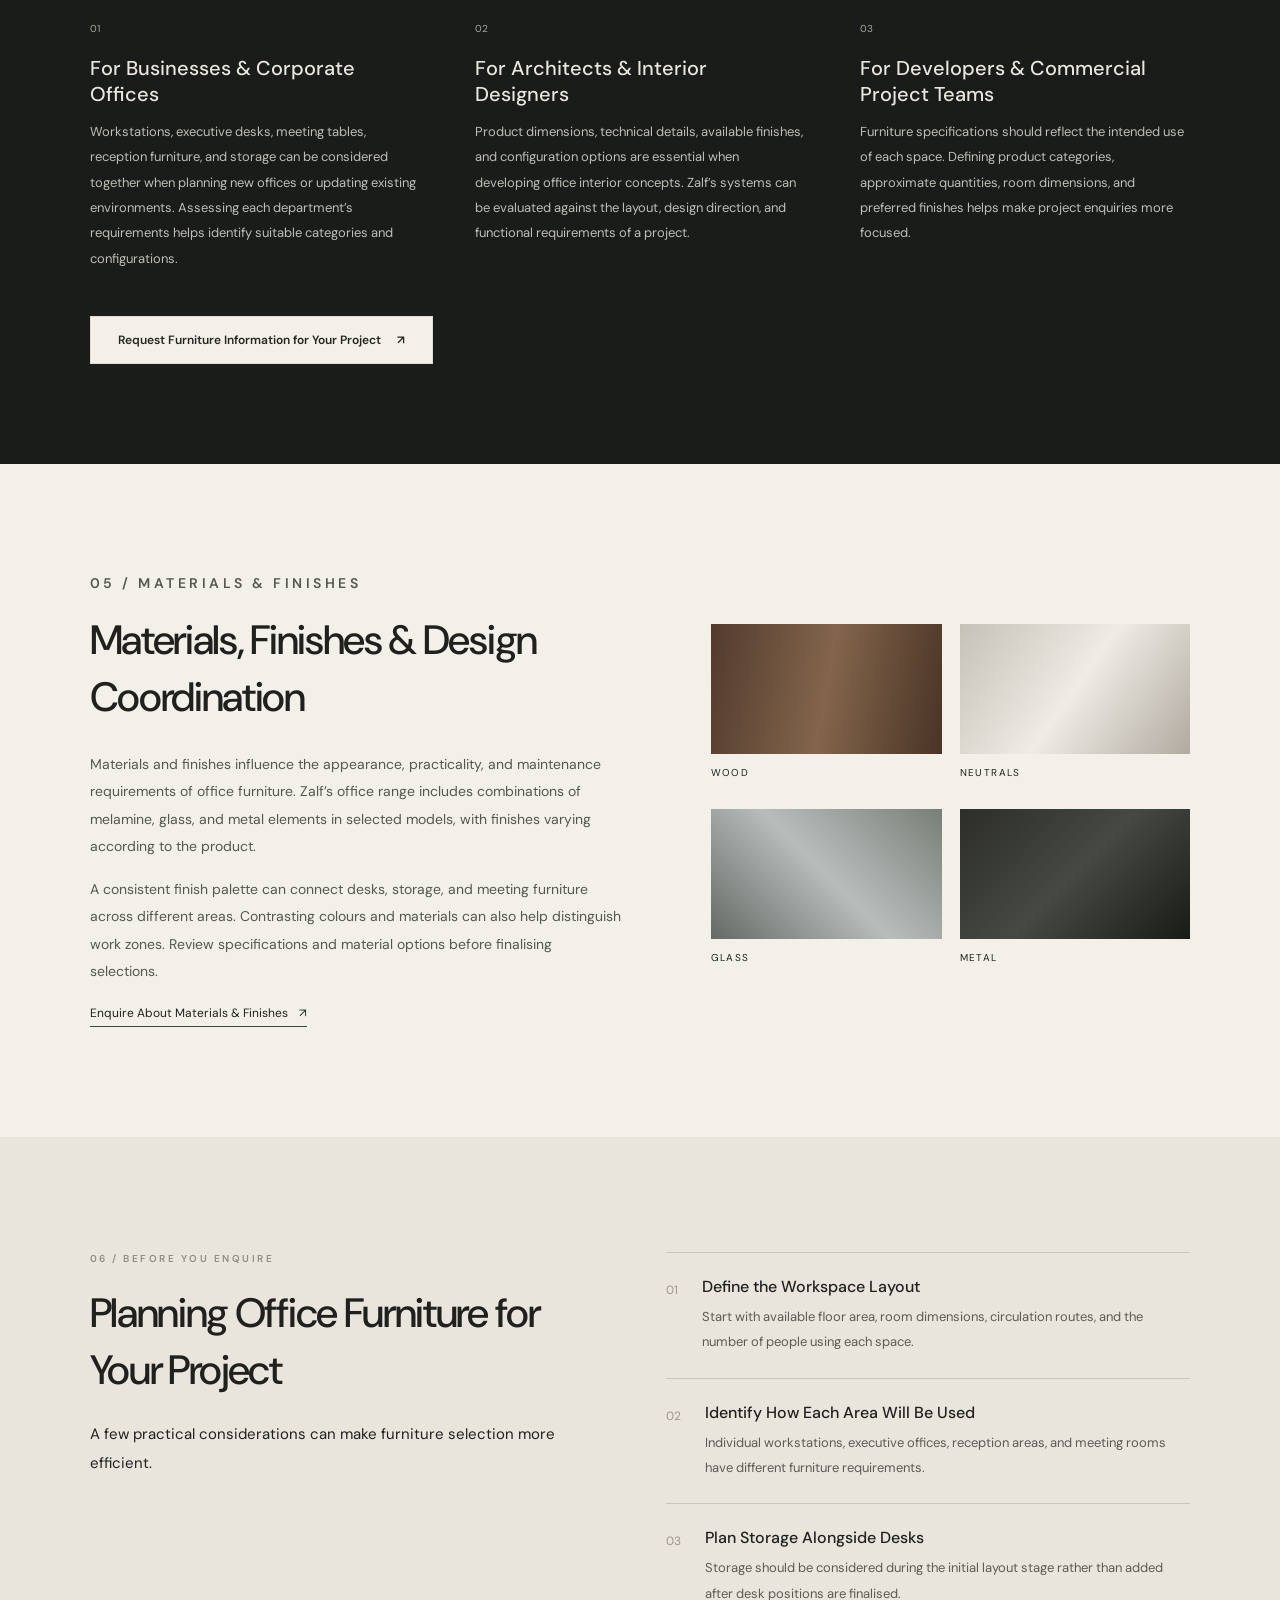
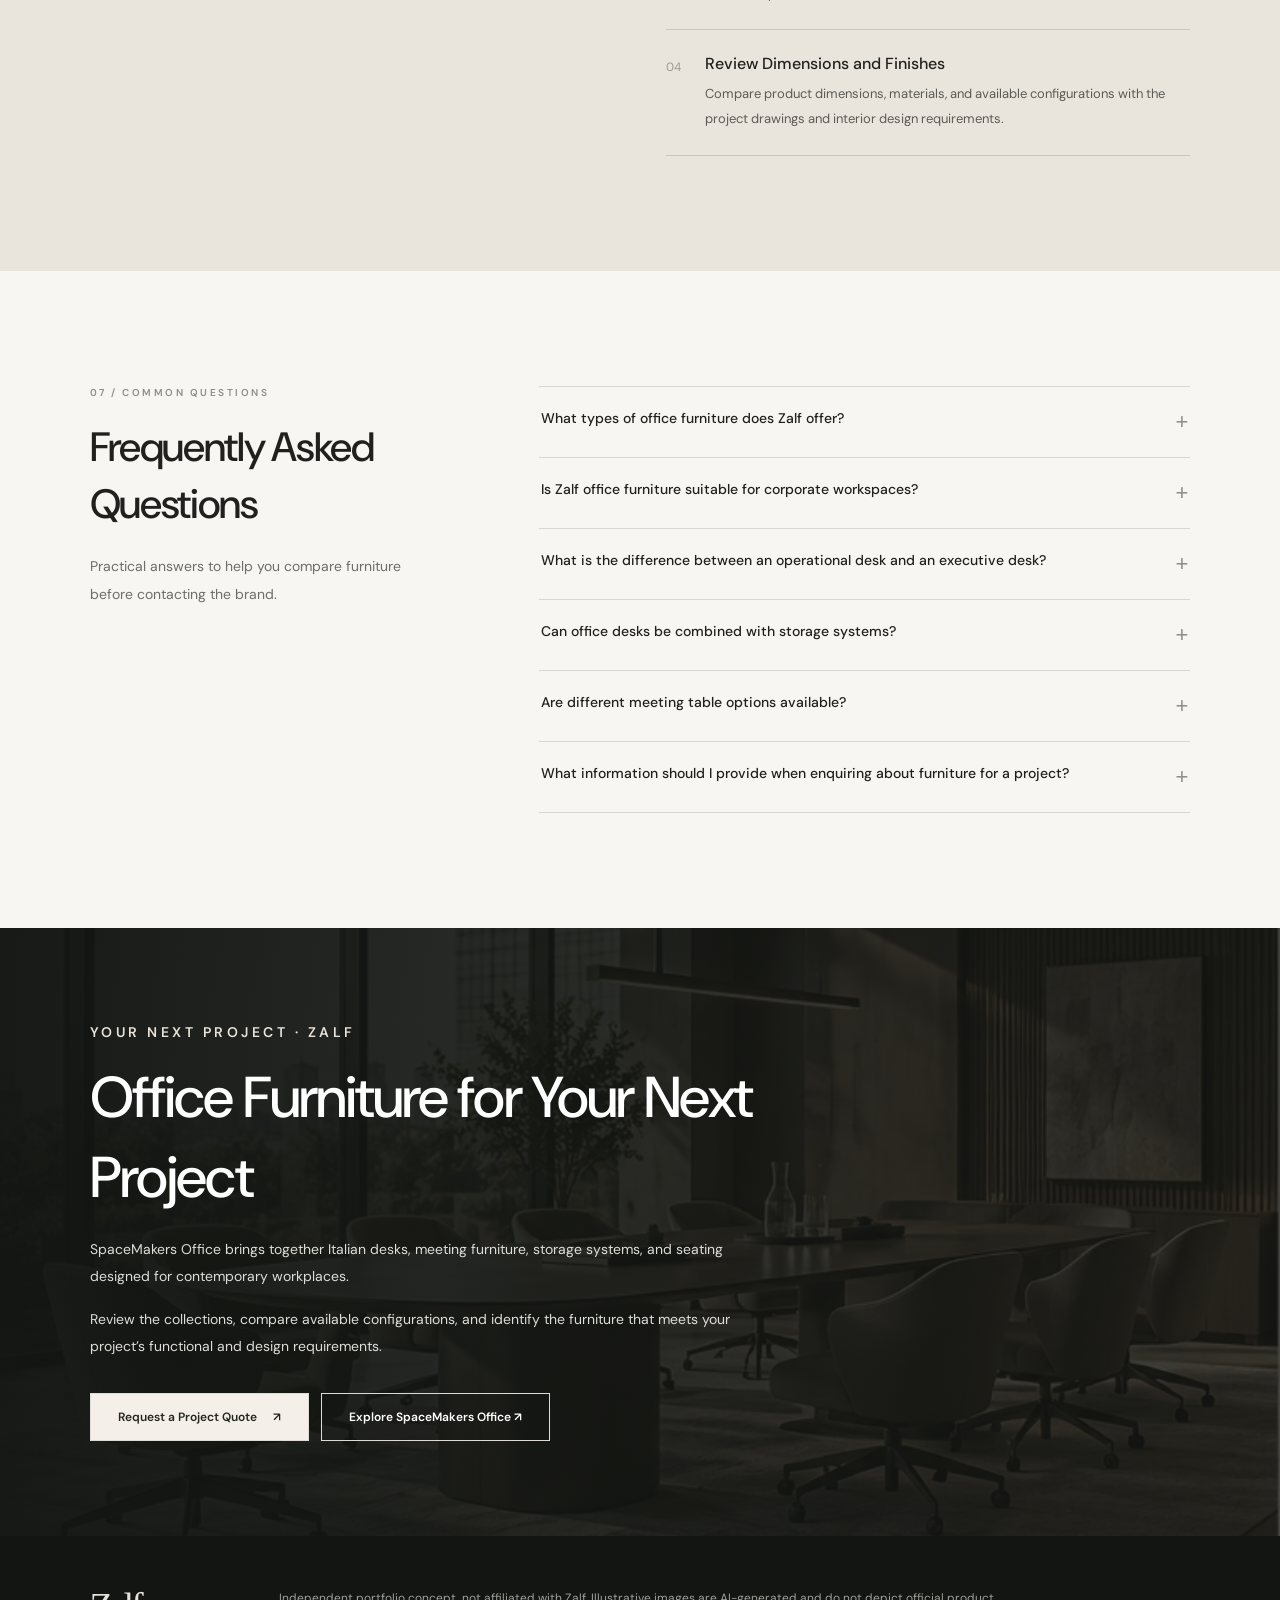
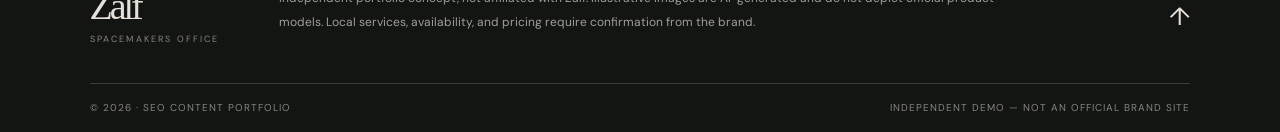
<file: en/index.html>
<!doctype html>
<html lang="en" dir="ltr"><head><meta charset="utf-8"><meta name="viewport" content="width=device-width,initial-scale=1"/>
<title>Modern Italian Office Furniture &amp; Desks | Zalf</title><meta name="description" content="Italian office furniture by Zalf, including executive desks, workstations, meeting tables and reception solutions. Explore the collections and enquire."/><meta name="robots" content="noindex,follow"/>
<meta property="og:title" content="Modern Italian Office Furniture &amp; Desks | Zalf"/><meta property="og:description" content="Italian office furniture by Zalf, including executive desks, workstations, meeting tables and reception solutions. Explore the collections and enquire."/>
<link rel="alternate" hreflang="ar" href="../index.html"/><link rel="alternate" hreflang="en" href="../en/index.html"/>
<link rel="stylesheet" href="../assets/site.css"/><link rel="preload" as="image" href="../assets/hero.webp"/>
<meta name="theme-color" content="#141614"></head><body>
<div class="demo-note">INDEPENDENT PORTFOLIO CONCEPT · NOT AN OFFICIAL ZALF WEBSITE</div>
<header class="topnav" id="top"><a href="#top" class="wordmark" aria-label="Zalf portfolio demo">Zalf<span>SPACEMAKERS OFFICE</span></a><nav id="navlinks" aria-label="Main navigation"><a href="#top">Home</a><a href="#collections">Collections</a><a href="#professionals">For Professionals</a><a href="#materials">Materials</a><a href="#faq">FAQ</a></nav><div class="tools"><a href="../" class="lang-toggle" aria-label="التبديل إلى العربية">العربية <span>↗</span></a><a class="nav-quote" href="https://www.zalf.com/en/contacts" target="_blank" rel="noopener noreferrer">Request a Project Quote ↗</a><button type="button" class="menu-toggle" aria-label="Open menu" aria-controls="navlinks" aria-expanded="false"><span></span><span></span></button></div></header>
<main><section class="hero"><div class="hero-photo"></div><div class="hero-gradient"></div><div class="hero-inner"><p class="eyebrow cream">ZALF · MADE IN ITALY · SPACE MAKERS</p><h1>Italian Office Furniture for Modern Workspaces</h1><p class="hero-sub">Zalf SpaceMakers Office offers Italian office furniture designed for contemporary working environments. The collection includes operational desks, executive furniture, meeting tables, reception solutions, office chairs, and coordinated storage systems.</p><div class="hero-cta"><a class="button light" href="https://www.zalf.com/en/contacts" target="_blank" rel="noopener noreferrer">Request a Project Quote <span aria-hidden="true">↗</span></a><a href="#collections" class="button ghost">Explore Office Furniture <span aria-hidden="true">↓</span></a></div></div><span class="hero-foot">01 / 05 — SPACE MAKERS OFFICE</span></section>
<section class="statement" id="solutions"><div class="statement-head"><p class="eyebrow">01 / A MORE CONSIDERED WORKSPACE</p><h2>Office Furniture Solutions for Different Workspaces</h2></div><div class="statement-body"><p>A well-planned office brings together the right furniture, a clear layout, and comfortable spaces for everyday work. Desk arrangements, storage systems, meeting areas, and seating all contribute to how effectively a workplace functions.</p><p>Zalf SpaceMakers Office offers Italian office furniture designed for contemporary working environments. The collection includes operational desks, executive furniture, meeting tables, reception solutions, office chairs, and coordinated storage systems.</p><p>With a range of configurations and finishes, SpaceMakers Office provides furniture options for corporate interiors, individual offices, and shared workspaces.</p><p>Different areas of an office serve different purposes. Individual workstations need practical desk surfaces and accessible storage. Executive offices require furniture that supports daily tasks and meetings, while conference rooms depend on well-proportioned tables and appropriate seating arrangements.</p><p>SpaceMakers Office brings these elements together through coordinated furniture collections, allowing businesses and design professionals to compare configurations, dimensions, and finishes across different areas.</p></div></section>
<section class="collections" id="collections"><div class="section-label">02 / THE COLLECTION</div><div class="section-heading"><h2>The SpaceMakers Office Collection</h2><p>The collection covers workstations, executive offices, meeting rooms, receptions, and accessories. Each furniture category responds to a different set of spatial and functional requirements.</p></div><div class="category-line"><a href="#item-1"><span class="cat-number">01</span><span>Operational Desks</span><span aria-hidden="true">↘</span></a><a href="#item-2"><span class="cat-number">02</span><span>Executive Desks</span><span aria-hidden="true">↘</span></a><a href="#item-3"><span class="cat-number">03</span><span>Meeting Tables</span><span aria-hidden="true">↘</span></a><a href="#item-4"><span class="cat-number">04</span><span>Reception Furniture</span><span aria-hidden="true">↘</span></a><a href="#item-5"><span class="cat-number">05</span><span>Office Chairs &amp; Accessories</span><span aria-hidden="true">↘</span></a></div><div class="products"><article class="product" id="item-1">
            <div class="product-photo"><img loading="eager" decoding="async" src="../assets/workstations.webp" alt="Illustrative office interior for Operational Desks"/><span class="image-tag">01 / 05</span></div>
            <div class="product-copy"><p class="eyebrow">SPACEMAKERS OFFICE · 01</p><h3>Operational Desks</h3><h4>Practical Furniture for Everyday Work</h4><p>An effective workstation should provide enough room for daily tasks while keeping documents, equipment, and personal items organised. Zalf offers operational desk configurations with different support structures, storage options, and workspace arrangements.</p><p>Selected designs incorporate Freespace bookcase systems, drawers, cabinets, and desk screens to help define individual workstations within shared offices.</p>
            <ul class="feature-list"><li>Different desk layouts and support structures</li><li>Storage units and drawers in selected configurations</li><li>Integration with Freespace systems</li><li>Desk screens for shared workspace layouts</li><li>Coordinated furniture finishes</li></ul><div class="action-row"><a class="text-link" href="https://www.zalf.com/en/products/office-solution/operative-desk" target="_blank" rel="noopener noreferrer">View Operational Desks <span aria-hidden="true">↗</span></a><a class="text-link lighter" href="https://www.zalf.com/en/contacts" target="_blank" rel="noopener noreferrer">Enquire About Desk Configurations <span aria-hidden="true">↗</span></a></div></div>
            </article><article class="product" id="item-2">
            <div class="product-photo"><img loading="eager" decoding="async" src="../assets/executive.webp" alt="Illustrative office interior for Executive Desks"/><span class="image-tag">02 / 05</span></div>
            <div class="product-copy"><p class="eyebrow">SPACEMAKERS OFFICE · 02</p><h3>Executive Desks</h3><h4>Furniture for Professional Offices</h4><p>An executive office often needs to accommodate focused work, document storage, and conversations with colleagues or visitors. SpaceMakers Office includes executive desk arrangements that bring work surfaces and storage elements together within a coordinated design.</p><p>Clean lines and considered proportions allow the furniture to fit different interior styles without unnecessary visual complexity. Consider room dimensions, storage location, visitor seating, and circulation space when choosing a configuration.</p>
            <ul class="feature-list"><li>Executive desk arrangements with different proportions</li><li>Coordinated storage options in selected designs</li><li>A choice of surface and frame finishes</li><li>Furniture for individual and administrative offices</li></ul><div class="action-row"><a class="text-link" href="https://www.zalf.com/en/products/executive-table" target="_blank" rel="noopener noreferrer">Explore Executive Desks <span aria-hidden="true">↗</span></a><a class="text-link lighter" href="https://www.zalf.com/en/contacts" target="_blank" rel="noopener noreferrer">Request Sizes &amp; Finish Options <span aria-hidden="true">↗</span></a></div></div>
            </article><article class="product" id="item-3">
            <div class="product-photo"><img loading="eager" decoding="async" src="../assets/meeting.webp" alt="Illustrative office interior for Meeting Tables"/><span class="image-tag">03 / 05</span></div>
            <div class="product-copy"><p class="eyebrow">SPACEMAKERS OFFICE · 03</p><h3>Meeting Tables</h3><h4>Designed for Collaborative Spaces</h4><p>A meeting room should allow people to communicate and work comfortably without restricting movement around the table. Zalf’s meeting furniture includes tables with different support structures, dimensions, and surface finishes.</p><p>Selected models feature glass or melamine tops, while some configurations incorporate solutions for managing electrical connections and cables. The right table depends on seating capacity, room dimensions, and equipment requirements.</p>
            <ul class="feature-list"><li>Different meeting room layouts and sizes</li><li>Selected glass and melamine surface options</li><li>Cable management solutions in certain models</li><li>Configurations to match seating requirements</li></ul><div class="action-row"><a class="text-link" href="https://www.zalf.com/en/products/meeting-desk" target="_blank" rel="noopener noreferrer">View Meeting Tables <span aria-hidden="true">↗</span></a><a class="text-link lighter" href="https://www.zalf.com/en/contacts" target="_blank" rel="noopener noreferrer">Enquire About Meeting Room Furniture <span aria-hidden="true">↗</span></a></div></div>
            </article><article class="product" id="item-4">
            <div class="product-photo"><img loading="eager" decoding="async" src="../assets/reception.webp" alt="Illustrative office interior for Reception Furniture"/><span class="image-tag">04 / 05</span></div>
            <div class="product-copy"><p class="eyebrow">SPACEMAKERS OFFICE · 04</p><h3>Reception Furniture</h3><h4>A Clear First Impression</h4><p>Reception areas need furniture that supports daily interactions while maintaining a professional and organised appearance. SpaceMakers Office includes reception furniture solutions that can coordinate with different workplace layouts.</p><p>The reception desk can be considered alongside storage, circulation space, and other furniture to maintain a consistent visual direction across the office.</p>
            <ul class="feature-list"><li>Furniture options for reception areas</li><li>Space planning for staff and visitors</li><li>Coordinated finishes and adjacent storage</li></ul><div class="action-row"><a class="text-link" href="https://www.zalf.com/en/products/reception-office" target="_blank" rel="noopener noreferrer">Explore Reception Solutions <span aria-hidden="true">↗</span></a><a class="text-link lighter" href="https://www.zalf.com/en/contacts" target="_blank" rel="noopener noreferrer">Request Product Information <span aria-hidden="true">↗</span></a></div></div>
            </article><article class="product" id="item-5">
            <div class="product-photo"><img loading="eager" decoding="async" src="../assets/workstations.webp" alt="Illustrative office interior for Office Chairs &amp; Accessories"/><span class="image-tag">05 / 05</span></div>
            <div class="product-copy"><p class="eyebrow">SPACEMAKERS OFFICE · 05</p><h3>Office Chairs &amp; Accessories</h3><h4>Comfort &amp; Practical Detail</h4><p>Comfortable, suitable seating is an important part of a functional workplace. Zalf offers office chairs and accessories with different design features and finishes.</p><p>Its seating range includes models such as Origami and Active, with variations in backrests, armrests, and other specifications depending on the model.</p>
            <ul class="feature-list"><li>Seating for individual and shared offices</li><li>Different backrest and armrest specifications</li><li>Accessories for workspace organisation</li></ul><div class="action-row"><a class="text-link" href="https://www.zalf.com/en/types/office-solution" target="_blank" rel="noopener noreferrer">View Chairs &amp; Accessories <span aria-hidden="true">↗</span></a><a class="text-link lighter" href="https://www.zalf.com/en/contacts" target="_blank" rel="noopener noreferrer">Request Chair Specifications <span aria-hidden="true">↗</span></a></div></div>
            </article></div></section>
<section class="storage"><div class="storage-image"><img loading="eager" src="../assets/reception.webp" alt="Contemporary Italian office storage and shelving — illustrative"/></div><div class="storage-copy"><p class="eyebrow">03 / STORAGE SYSTEMS</p><h2>Storage Systems That Support Better Organisation</h2><p>Storage has a direct effect on how efficiently a workspace can be used. The Freespace system appears in several Zalf office configurations, combining desks with shelving, cabinets, doors, and drawer units.</p><p>Open shelving can provide access to frequently used materials, while enclosed storage helps keep documents and equipment organised. Coordinating storage finishes with desk surfaces and other furniture also creates a more consistent environment.</p><a class="text-link" href="https://www.zalf.com/en/contacts" target="_blank" rel="noopener noreferrer">Explore Office Storage Solutions <span aria-hidden="true">↗</span></a></div></section>
<section class="professionals" id="professionals"><div class="professionals-top"><p class="eyebrow cream">04 / FOR THE PROFESSIONAL</p><h2>Office Furniture for Business and Design Projects</h2><p>Commercial furniture selection involves more than choosing individual desks and chairs. The furniture needs to work as part of the overall interior plan, with appropriate dimensions, coordinated finishes, and a clear understanding of how each area will be used.</p></div><div class="pro-columns"><div class="pro-line"><span>01</span><h3>For Businesses &amp; Corporate Offices</h3><p>Workstations, executive desks, meeting tables, reception furniture, and storage can be considered together when planning new offices or updating existing environments. Assessing each department’s requirements helps identify suitable categories and configurations.</p></div><div class="pro-line"><span>02</span><h3>For Architects &amp; Interior Designers</h3><p>Product dimensions, technical details, available finishes, and configuration options are essential when developing office interior concepts. Zalf’s systems can be evaluated against the layout, design direction, and functional requirements of a project.</p></div><div class="pro-line"><span>03</span><h3>For Developers &amp; Commercial Project Teams</h3><p>Furniture specifications should reflect the intended use of each space. Defining product categories, approximate quantities, room dimensions, and preferred finishes helps make project enquiries more focused.</p></div></div><div class="pro-action"><a class="button light" href="https://www.zalf.com/en/contacts" target="_blank" rel="noopener noreferrer">Request Furniture Information for Your Project <span aria-hidden="true">↗</span></a></div></section>
<section class="materials" id="materials"><div class="material-copy"><p class="eyebrow">05 / MATERIALS & FINISHES</p><h2>Materials, Finishes &amp; Design Coordination</h2><p>Materials and finishes influence the appearance, practicality, and maintenance requirements of office furniture. Zalf’s office range includes combinations of melamine, glass, and metal elements in selected models, with finishes varying according to the product.</p><p>A consistent finish palette can connect desks, storage, and meeting furniture across different areas. Contrasting colours and materials can also help distinguish work zones. Review specifications and material options before finalising selections.</p><a class="text-link" href="https://www.zalf.com/en/contacts" target="_blank" rel="noopener noreferrer">Enquire About Materials &amp; Finishes <span aria-hidden="true">↗</span></a></div><div class="material-art"><div><span class="swatch walnut"></span><small>WOOD</small></div><div><span class="swatch stone"></span><small>NEUTRALS</small></div><div><span class="swatch glass"></span><small>GLASS</small></div><div><span class="swatch dark"></span><small>METAL</small></div></div></section>
<section class="planning" id="planning"><div class="planning-title"><p class="eyebrow">06 / BEFORE YOU ENQUIRE</p><h2>Planning Office Furniture for Your Project</h2><p>A few practical considerations can make furniture selection more efficient.</p></div><div class="planning-list"><div class="guide-line"><span>01</span><div><h3>Define the Workspace Layout</h3><p>Start with available floor area, room dimensions, circulation routes, and the number of people using each space.</p></div></div><div class="guide-line"><span>02</span><div><h3>Identify How Each Area Will Be Used</h3><p>Individual workstations, executive offices, reception areas, and meeting rooms have different furniture requirements.</p></div></div><div class="guide-line"><span>03</span><div><h3>Plan Storage Alongside Desks</h3><p>Storage should be considered during the initial layout stage rather than added after desk positions are finalised.</p></div></div><div class="guide-line"><span>04</span><div><h3>Review Dimensions and Finishes</h3><p>Compare product dimensions, materials, and available configurations with the project drawings and interior design requirements.</p></div></div></div></section>
<section class="faq" id="faq"><div class="faq-left"><p class="eyebrow">07 / COMMON QUESTIONS</p><h2>Frequently Asked Questions</h2><p>Practical answers to help you compare furniture before contacting the brand.</p></div><div class="faq-right"><details><summary>What types of office furniture does Zalf offer?<span class="plus" aria-hidden="true">+</span></summary><p>Zalf SpaceMakers Office includes operational desks, executive desks, meeting tables, reception furniture, office chairs, and accessories.</p></details><details><summary>Is Zalf office furniture suitable for corporate workspaces?<span class="plus" aria-hidden="true">+</span></summary><p>The collection includes configurations intended for individual work areas, shared offices, meeting rooms, and executive spaces. Suitability depends on project dimensions and requirements.</p></details><details><summary>What is the difference between an operational desk and an executive desk?<span class="plus" aria-hidden="true">+</span></summary><p>Operational desks are commonly used for everyday staff workstations, while executive arrangements may have different proportions, storage configurations, and requirements for meetings or visitors.</p></details><details><summary>Can office desks be combined with storage systems?<span class="plus" aria-hidden="true">+</span></summary><p>Yes. Selected Zalf desk configurations integrate with Freespace shelving, cabinet, and drawer systems.</p></details><details><summary>Are different meeting table options available?<span class="plus" aria-hidden="true">+</span></summary><p>Zalf offers meeting tables with different structures and finishes. Individual models should be reviewed to confirm dimensions and configurations.</p></details><details><summary>What information should I provide when enquiring about furniture for a project?<span class="plus" aria-hidden="true">+</span></summary><p>Useful information includes the project type, office floor area, number of users, furniture categories required, preferred finishes, and any available layout drawings.</p></details></div></section>
<section class="last-call"><div class="last-shade"></div><div class="last-inner"><p class="eyebrow cream">YOUR NEXT PROJECT · ZALF</p><h2>Office Furniture for Your Next Project</h2><p>SpaceMakers Office brings together Italian desks, meeting furniture, storage systems, and seating designed for contemporary workplaces.</p><p>Review the collections, compare available configurations, and identify the furniture that meets your project’s functional and design requirements.</p><div class="hero-cta"><a class="button light" href="https://www.zalf.com/en/contacts" target="_blank" rel="noopener noreferrer">Request a Project Quote <span aria-hidden="true">↗</span></a><a class="button ghost" href="https://www.zalf.com/en/types/office-solution" target="_blank" rel="noopener noreferrer">Explore SpaceMakers Office ↗</a></div></div></section></main>
<footer><div class="footer-row"><a href="#top" class="wordmark">Zalf<span>SPACEMAKERS OFFICE</span></a><p>Independent portfolio concept, not affiliated with Zalf. Illustrative images are AI-generated and do not depict official product models. Local services, availability, and pricing require confirmation from the brand.</p><a href="#top" class="back-top" aria-label="Back to top">↑</a></div><div class="footer-bottom"><span>© 2026 · SEO CONTENT PORTFOLIO</span><span>INDEPENDENT DEMO — NOT AN OFFICIAL BRAND SITE</span></div></footer>
<script src="../assets/site.js" defer></script></body></html>
</file>
<file: assets/site.css>
@import url('https://fonts.googleapis.com/css2?family=DM+Sans:wght@400;500;600;700&family=Manrope:wght@400;500;600;700&family=Noto+Sans+Arabic:wght@400;500;600;700&display=swap');
:root{--black:#171917;--cream:#e7e1d6;--line:#d4d1ca;--paper:#f6f4f0;--ink:#20211f;--soft:#666660}*{box-sizing:border-box}html{scroll-behavior:smooth}body{margin:0;background:var(--paper);color:var(--ink);font-family:'DM Sans',Arial,sans-serif}body[dir=rtl],html[lang=ar] body{font-family:'Noto Sans Arabic',Tahoma,sans-serif}a{color:inherit;text-decoration:none}button{font-family:inherit}img{display:block;width:100%;height:100%;object-fit:cover}p{line-height:1.95;margin:0 0 1.12em}h1,h2,h3,h4{margin:0}h1,h2{letter-spacing:-.032em}html[lang=ar] h1,html[lang=ar] h2{letter-spacing:0}.demo-note{background:#11120f;color:#d8d1c7;text-align:center;font:10px 'DM Sans',sans-serif;letter-spacing:.19em;padding:9px 12px}.topnav{height:81px;display:flex;justify-content:space-between;align-items:center;gap:32px;padding:0 5%;background:var(--paper);position:relative;z-index:20;border-bottom:1px solid #ece8e0}.wordmark{font:500 38px Georgia,serif;letter-spacing:-.08em;line-height:1}.wordmark span{display:block;font:9px 'DM Sans',sans-serif;letter-spacing:.24em;margin-top:8px;color:#88887d}.topnav nav{display:flex;align-items:center;gap:29px;margin-inline:auto}.topnav nav a{font-size:12px;white-space:nowrap;color:#474841;transition:.2s}.topnav nav a:hover{opacity:.55}.tools{display:flex;align-items:center;gap:18px}.lang-toggle{font:600 12px 'DM Sans',sans-serif;white-space:nowrap}.nav-quote{border:1px solid #30312c;padding:12px 15px;font-size:11px;white-space:nowrap}.menu-toggle{display:none;background:transparent;border:0;padding:8px;cursor:pointer}.menu-toggle span{display:block;width:23px;height:1px;background:#191b18;margin:6px}.hero{min-height:660px;height:min(740px,76vw);position:relative;background:#262721;color:#fff;display:flex;align-items:center;overflow:hidden}.hero-photo,.hero-gradient{position:absolute;inset:0}.hero-photo{background:url('hero.webp') center 48%/cover no-repeat;transform:scale(1.015)}.hero-gradient{background:linear-gradient(90deg,rgba(12,13,12,.85),rgba(13,14,11,.25) 72%)}html[lang=ar] .hero-gradient{background:linear-gradient(270deg,rgba(12,13,12,.88),rgba(13,14,11,.18) 78%)}.hero-inner{position:relative;z-index:1;width:min(90%,1250px);margin:auto;max-width:1250px}.hero-inner h1{font-weight:500;font-size:clamp(42px,5.1vw,76px);line-height:1.23;max-width:720px;margin:20px 0 25px}.hero-inner .hero-sub{max-width:570px;line-height:2.05;color:#f1eee8;font-size:15px}.eyebrow{font:600 10px 'DM Sans',sans-serif;letter-spacing:.25em;color:#8e8e85;text-transform:uppercase}.eyebrow.cream{color:#e9e3d9}.hero-cta{display:flex;gap:12px;flex-wrap:wrap;margin-top:32px}.button{font:600 12px 'DM Sans',sans-serif;display:inline-flex;align-items:center;justify-content:center;gap:16px;padding:15px 27px;border:1px solid #dedbd4;min-width:174px;transition:transform .2s,background .2s,color .2s}.button:hover{transform:translateY(-2px)}.button.light{background:#f4f0e9;color:#242521}.button.ghost{color:#fff;background:rgba(20,20,20,.08)}html[lang=ar] .button{font-family:'Noto Sans Arabic',sans-serif}.hero-foot{font:10px 'DM Sans',sans-serif;letter-spacing:.25em;color:#d6d0c5;position:absolute;bottom:35px;inset-inline-start:5%}.statement{display:grid;grid-template-columns:.9fr 1.1fr;padding:112px 7%;gap:9%;background:#eeebe5}.statement h2,.section-heading h2,.storage h2,.materials h2,.planning h2,.faq h2{font-size:clamp(29px,3.2vw,50px);line-height:1.4;font-weight:500}.statement-body{columns:2;column-gap:36px;font-size:13px;color:#555851}.statement-body p{break-inside:avoid}.section-label{font:600 10px 'DM Sans',sans-serif;letter-spacing:.26em;color:#858780;padding:55px 7% 0}.collections{background:var(--paper)}.section-heading{text-align:center;max-width:780px;margin:20px auto 60px;padding:0 20px}.section-heading p{font-size:14px;color:#66665f}.category-line{border-top:1px solid var(--line);border-bottom:1px solid var(--line);display:grid;grid-template-columns:repeat(5,1fr);margin:0 5% 75px}.category-line a{padding:23px 12px;display:flex;flex-direction:column;gap:9px;align-items:flex-start;border-inline-end:1px solid var(--line);font-size:12px;transition:background .2s}.category-line a:hover{background:#eae6de}.category-line a:last-child{border:0}.cat-number{font:11px 'DM Sans',sans-serif;color:#98978f}.category-line a span:last-child{font:18px Georgia,serif}.product{display:grid;grid-template-columns:53% 47%;min-height:570px;border-bottom:1px solid #d9d6cf}.product:nth-child(even) .product-photo{order:2}.product-photo{position:relative;min-height:520px;overflow:hidden;background:#b6aea1}.product-photo img{transition:transform .8s}.product-photo:hover img{transform:scale(1.035)}.image-tag{position:absolute;bottom:23px;inset-inline-start:25px;color:#f6f4ef;font:10px 'DM Sans',sans-serif;letter-spacing:.16em;background:#24241d8a;padding:8px 12px}.product-copy{padding:68px clamp(26px,5.5vw,100px);display:flex;flex-direction:column;justify-content:center}.product h3{font:500 clamp(32px,3.2vw,50px) Georgia,serif;margin:17px 0 0}.product h4{font-size:16px;font-weight:500;margin:13px 0 22px;color:#454943}.product p{font-size:13px;color:#575953;line-height:1.95}.feature-list{padding-inline-start:19px;font-size:12px;color:#41443f;line-height:2.2;margin:6px 0 24px}.feature-list li::marker{color:#a28b6f}.action-row{display:flex;flex-wrap:wrap;gap:12px 25px;padding-top:14px}.text-link{border-bottom:1px solid #42443e;padding-bottom:5px;font-size:12px;display:inline-flex;align-items:center;gap:11px;width:max-content;max-width:100%;transition:opacity .2s}.text-link:hover{opacity:.58}.text-link.lighter{color:#77786f;border-color:#b7b6aa}.storage{display:grid;grid-template-columns:1fr 1fr;background:#ddd8cf}.storage-image{height:590px}.storage-copy{padding:75px clamp(26px,6vw,100px);align-self:center}.storage-copy p,.material-copy p{font-size:14px;color:#555750}.storage-copy h2{margin:18px 0 25px}.professionals{background:#191c19;color:#eae6df;padding:110px 7% 100px}.professionals-top{max-width:930px}.professionals h2{font-weight:500;font-size:clamp(33px,4.6vw,63px);line-height:1.35;margin:22px 0 24px}.professionals-top p:not(.eyebrow){font-size:15px;color:#b8b8b0;max-width:790px}.pro-columns{display:grid;grid-template-columns:repeat(3,1fr);gap:5%;border-top:1px solid #50514a;margin-top:65px;padding-top:30px}.pro-line span{font:10px 'DM Sans',sans-serif;color:#aaa89b}.pro-line h3{font-size:20px;font-weight:500;margin:18px 0 12px}.pro-line p{font-size:13px;color:#bebeb6}.pro-action{margin-top:30px}.materials{display:grid;grid-template-columns:1fr .9fr;gap:8%;padding:110px 7%;background:#f3f0e9}.material-copy h2{margin:20px 0 25px}.material-art{display:grid;grid-template-columns:repeat(2,1fr);gap:18px;align-self:center}.material-art>div{min-height:155px}.swatch{display:block;height:130px}.swatch.walnut{background:linear-gradient(100deg,#523b2e,#83654b,#493426)}.swatch.stone{background:linear-gradient(125deg,#c5c1b7,#efebe5,#b0aaa0)}.swatch.glass{background:linear-gradient(45deg,#636a64,#b8bdbc,#777f77)}.swatch.dark{background:linear-gradient(135deg,#2d2e2a,#454843,#191b17)}.material-art small{display:block;margin:12px 0;font:10px 'DM Sans',sans-serif;letter-spacing:.14em}.planning{display:grid;grid-template-columns:1fr 1.1fr;gap:9%;padding:115px 7%;background:#e9e5dd}.planning-title h2{margin:20px 0}.planning-title>p:not(.eyebrow){font-size:15px}.guide-line{display:flex;gap:24px;border-bottom:1px solid #c8c5bd;padding:23px 0}.guide-line:first-child{border-top:1px solid #c8c5bd}.guide-line>span{font:12px 'DM Sans',sans-serif;color:#9e978b;padding-top:6px}.guide-line h3{font-size:16px;font-weight:500}.guide-line p{font-size:13px;color:#5c5b55;margin:7px 0 0}.faq{display:grid;grid-template-columns:.7fr 1.3fr;gap:9%;padding:115px 7%;background:#f7f6f2}.faq h2{margin:20px 0}.faq-left>p:not(.eyebrow){font-size:14px;color:#6e6d67}.faq details{border-bottom:1px solid #d8d6d0}.faq details:first-child{border-top:1px solid #d8d6d0}.faq summary{list-style:none;cursor:pointer;padding:22px 2px;display:flex;justify-content:space-between;gap:20px;font-size:14px;font-weight:500}.faq summary::-webkit-details-marker{display:none}.faq .plus{font:22px Arial,sans-serif;color:#909089}.faq details[open] .plus{transform:rotate(45deg)}.faq details p{padding-inline-end:24px;font-size:13px;color:#64655f}.last-call{background:#191b18;position:relative;min-height:490px;display:flex;align-items:center;color:#fff}.last-call:before{content:"";inset:0;position:absolute;background:url('meeting.webp') center/cover no-repeat;opacity:.3}.last-shade{position:absolute;inset:0;background:linear-gradient(90deg,#121512ee,#12151255)}html[lang=ar] .last-shade{background:linear-gradient(270deg,#121512ee,#12151255)}.last-inner{position:relative;z-index:1;padding:95px 7%;max-width:850px}.last-inner h2{font-weight:500;font-size:clamp(32px,4.5vw,60px);line-height:1.4;margin:17px 0}.last-inner p{font-size:14px;color:#deddd8}footer{background:#131512;color:#e5e1da;padding:50px 7% 18px}.footer-row{display:flex;align-items:center;gap:60px}.footer-row p{max-width:740px;font-size:12px;color:#9f9f99;line-height:2}.back-top{font-size:25px;margin-inline-start:auto}.footer-bottom{border-top:1px solid #3c3e39;margin-top:36px;padding-top:17px;display:flex;justify-content:space-between;gap:12px;flex-wrap:wrap;color:#85867f;font:10px 'DM Sans',sans-serif;letter-spacing:.1em}html[lang=ar] .hero-inner h1{max-width:650px}html[lang=ar] .category-line a span:last-child{font:500 14px 'Noto Sans Arabic',sans-serif}html[lang=ar] .product h3{font:500 clamp(25px,2.5vw,40px) 'Noto Sans Arabic',sans-serif}html[lang=ar] .materials small{font-family:'Noto Sans Arabic',sans-serif}
@media(max-width:1050px){.topnav{padding:0 3%}.topnav nav{gap:12px}.nav-quote{display:none}.statement{gap:5%}.product-copy{padding:38px 5%}.category-line{margin-bottom:30px}}@media(max-width:760px){.demo-note{font-size:8px;letter-spacing:.1em}.topnav{height:70px;padding:0 5%}.wordmark{font-size:34px}.topnav nav{display:none;position:absolute;top:70px;left:0;right:0;background:var(--paper);padding:18px 5%;box-shadow:0 10px 20px #0002}.topnav nav.open{display:flex;flex-direction:column;align-items:flex-start;gap:15px}.menu-toggle{display:block}.hero{height:680px;min-height:0}.hero-photo{background-position:62% center}.hero-inner{width:90%;padding-top:75px}.hero-inner h1{font-size:43px;max-width:530px}.hero-sub{font-size:13px!important;max-width:440px!important}.hero-foot{bottom:22px}.statement{display:block;padding:65px 6%}.statement-head{margin-bottom:25px}.statement-body{columns:1}.category-line{overflow:auto;grid-template-columns:repeat(5,minmax(160px,1fr));margin:0 0 30px}.section-heading{margin:20px auto 38px}.section-label{padding:44px 6% 0}.product{display:block}.product-photo{height:350px;min-height:0}.product:nth-child(even) .product-photo{order:initial}.product-copy{padding:35px 6% 48px}.product h3{font-size:34px}.storage{display:block}.storage-image{height:350px}.storage-copy{padding:54px 6% 64px}.professionals{padding:70px 6%}.pro-columns{grid-template-columns:1fr;gap:20px}.pro-line{border-bottom:1px solid #484a45;padding-bottom:10px}.materials{display:block;padding:70px 6%}.material-art{margin-top:35px}.planning{display:block;padding:70px 6%}.planning-list{margin-top:30px}.faq{display:block;padding:70px 6%}.faq-right{margin-top:30px}.last-inner{padding:78px 6%}.footer-row{flex-wrap:wrap;gap:22px}.back-top{margin-inline-start:auto}.last-call{min-height:470px}}@media(max-width:420px){.lang-toggle{font-size:11px}.tools{gap:10px}.hero-inner h1{font-size:36px}.button{width:100%}.hero-cta{width:100%}.product-photo{height:290px}.material-art{gap:10px}.swatch{height:95px}.faq summary{font-size:12px}}
@media(prefers-reduced-motion:reduce){*{scroll-behavior:auto!important;transition:none!important}}
</file>
